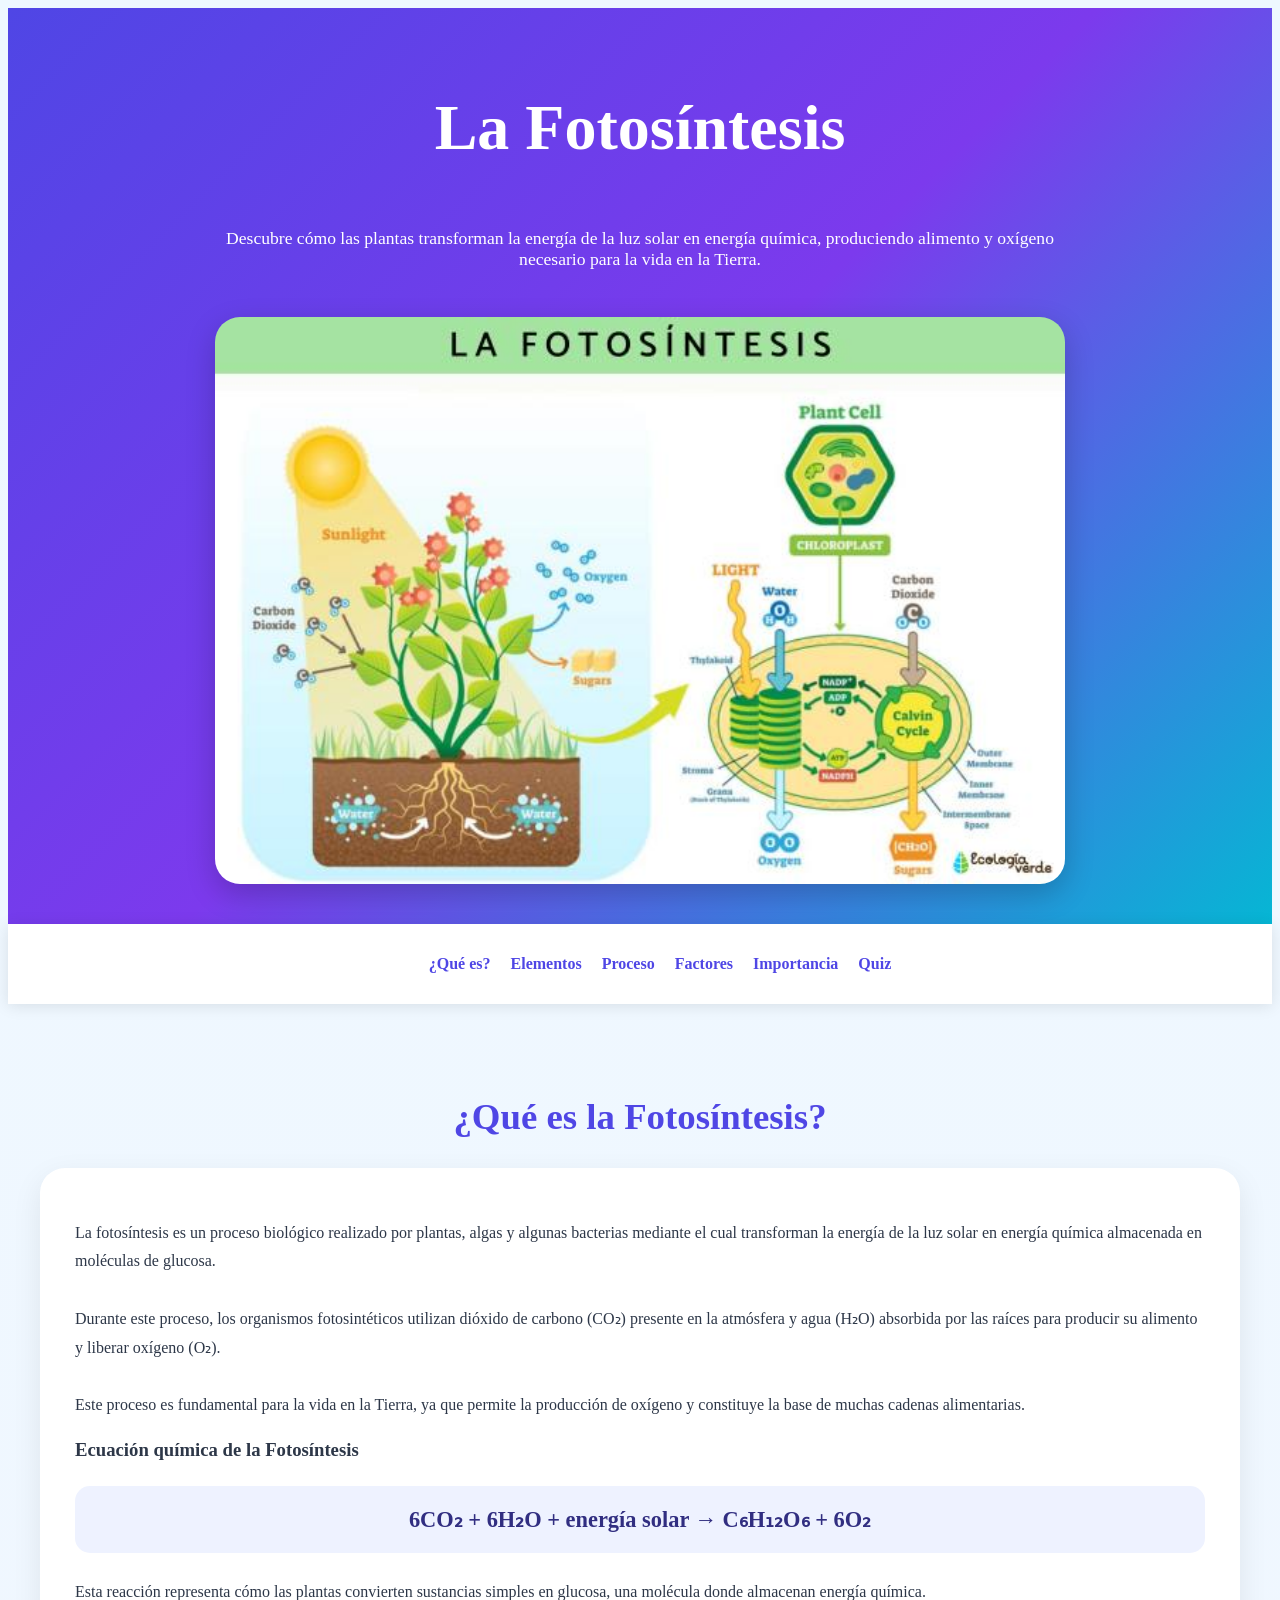
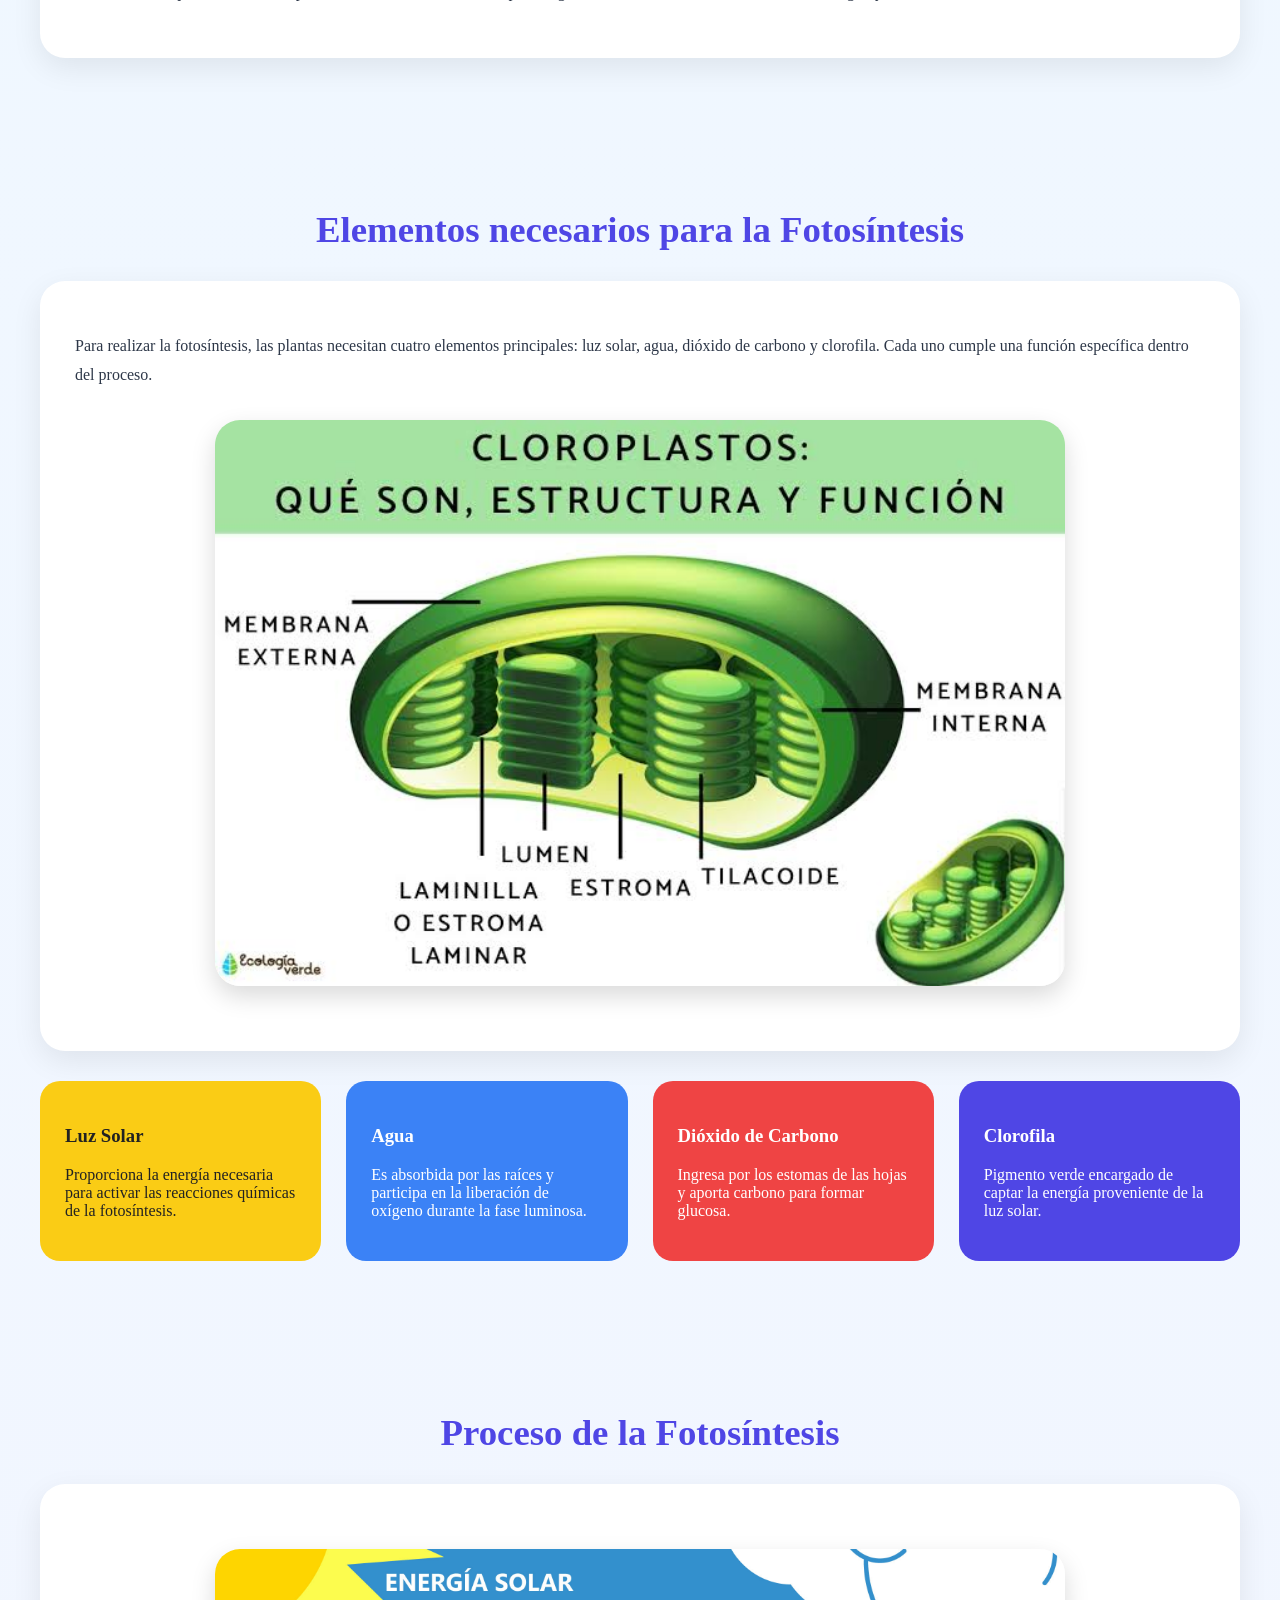
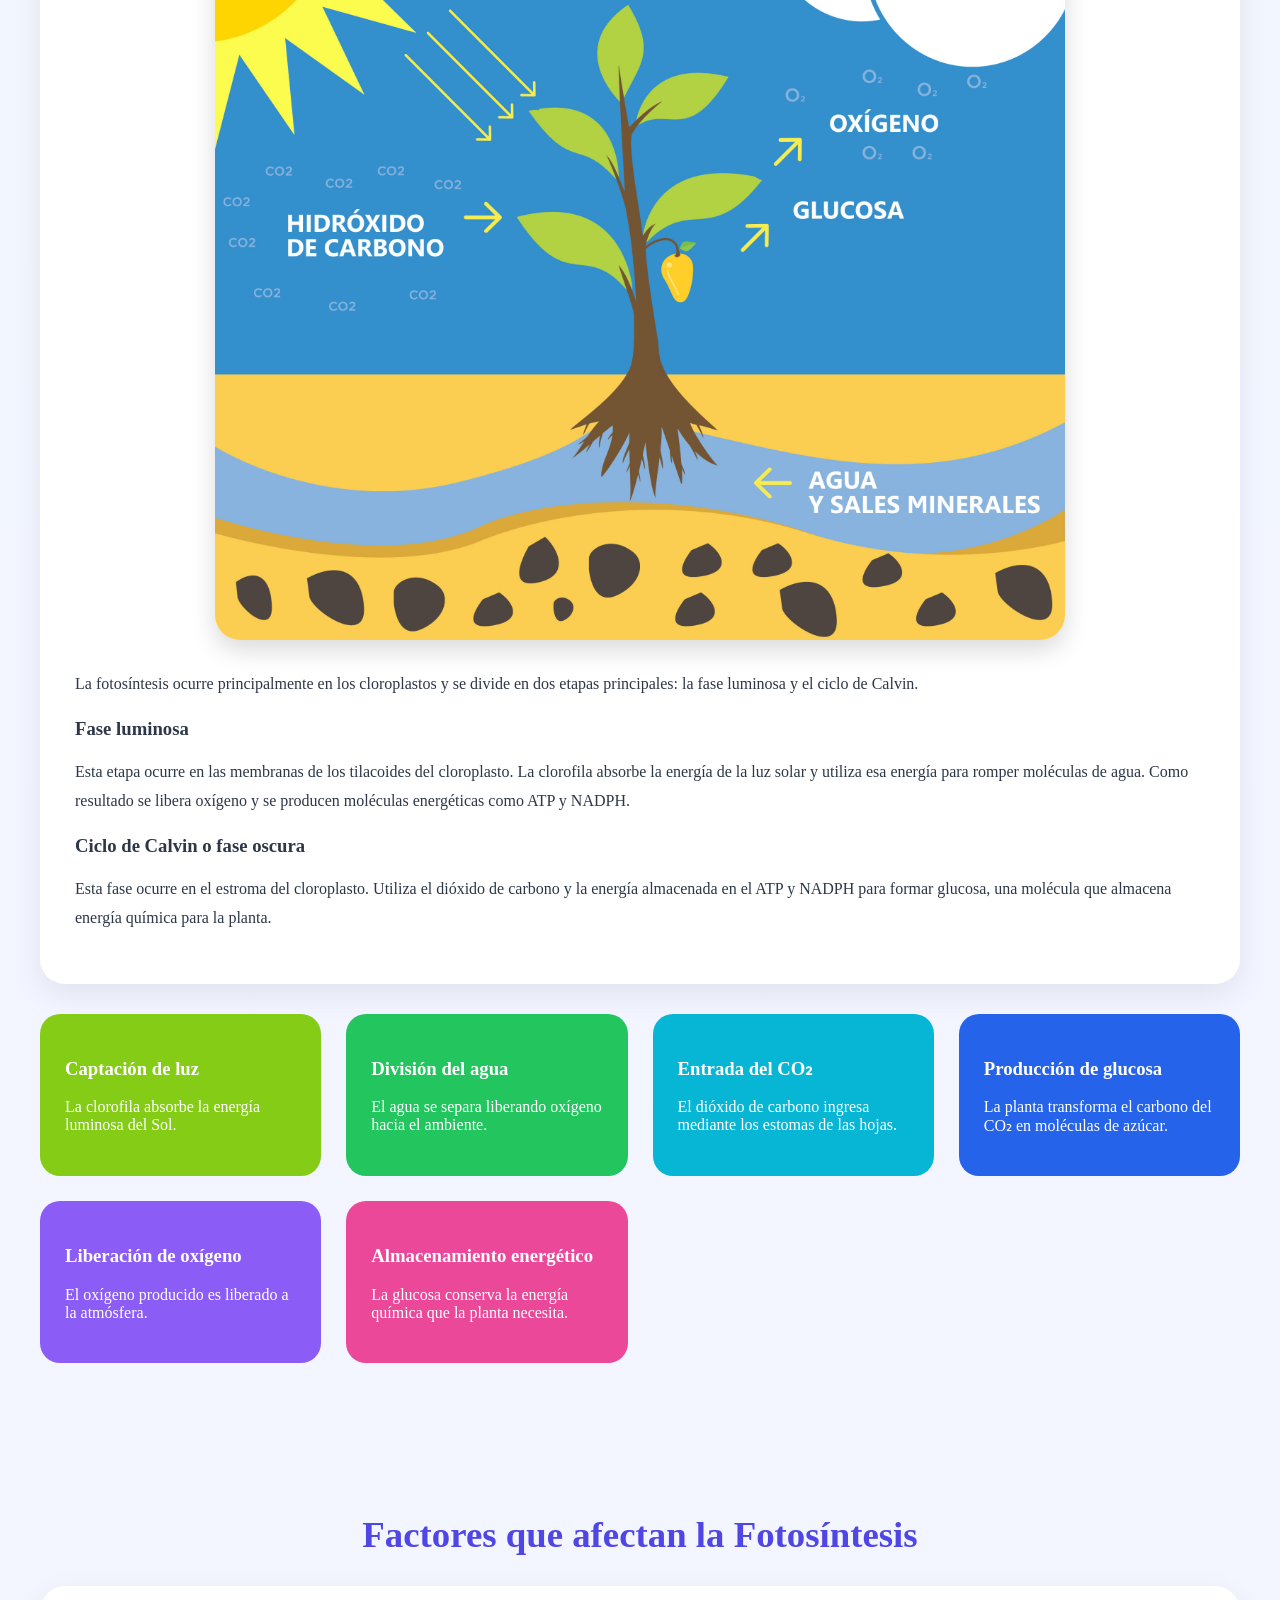
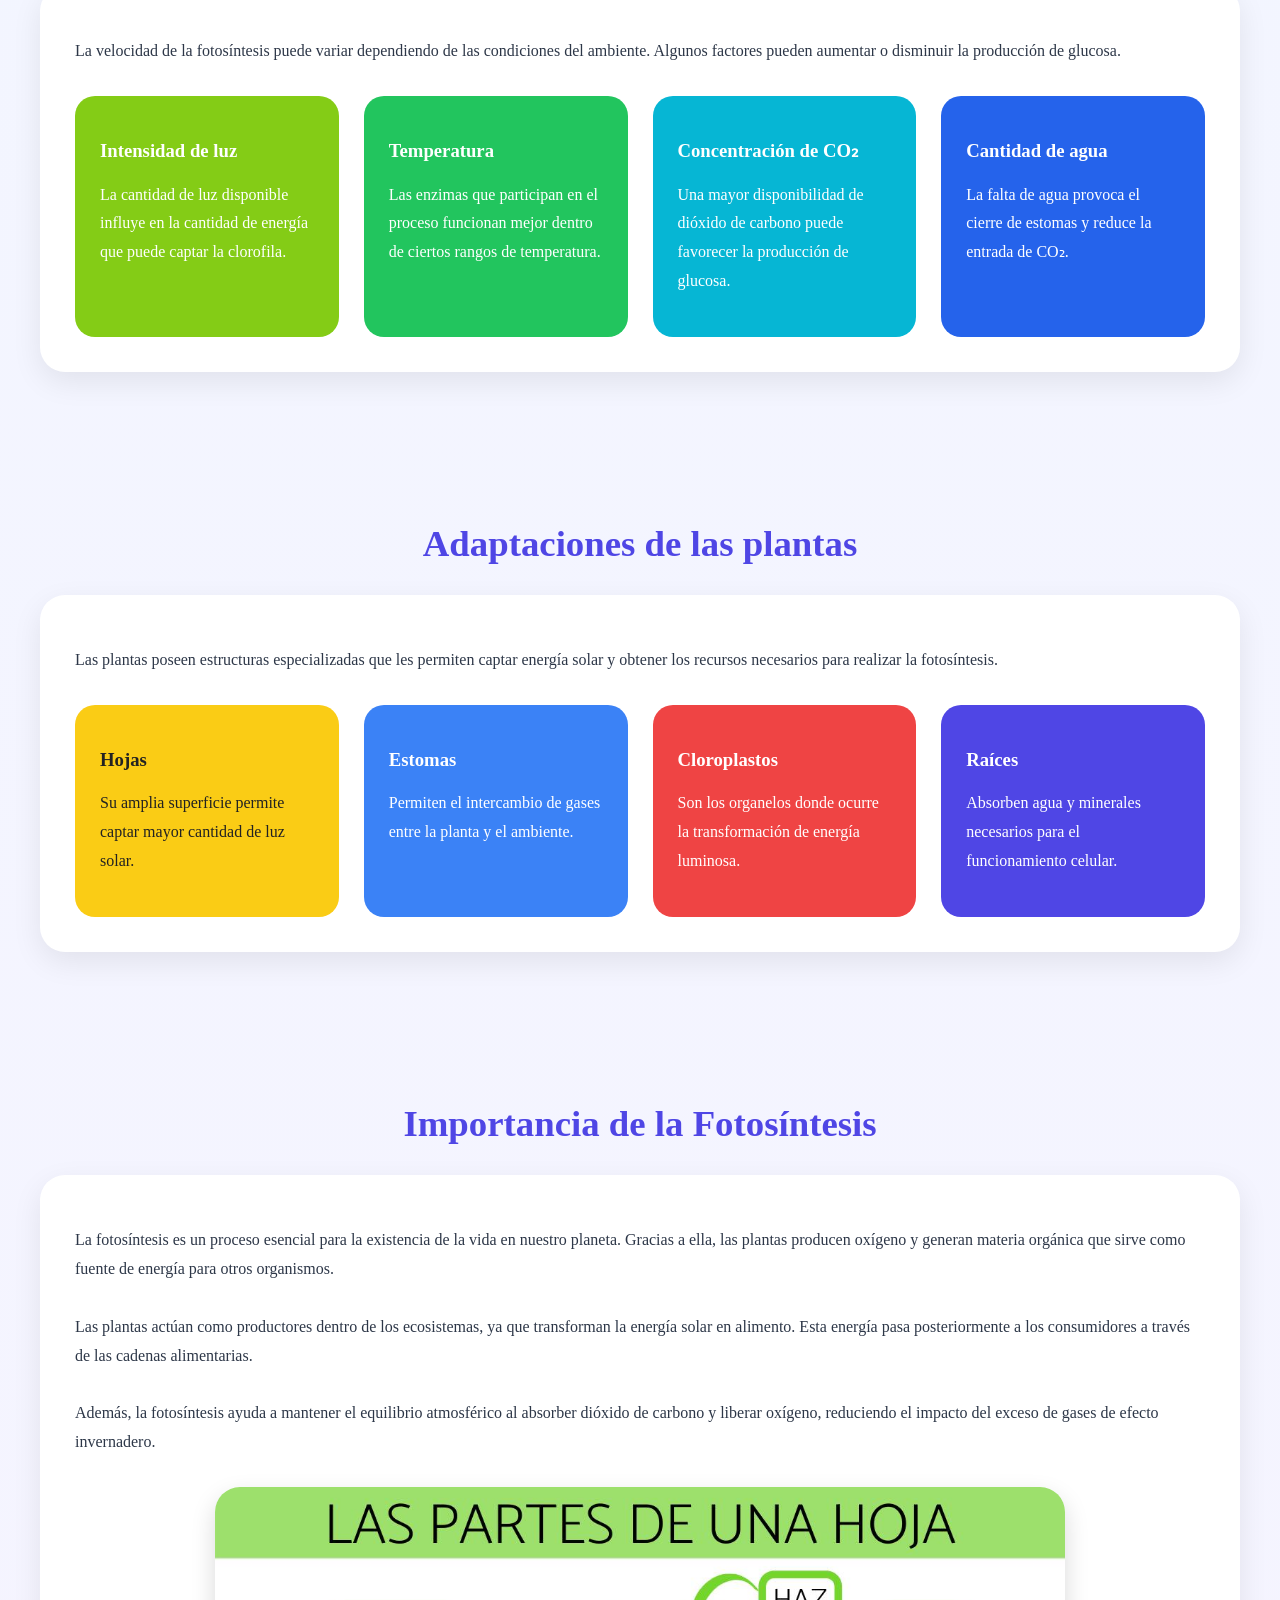
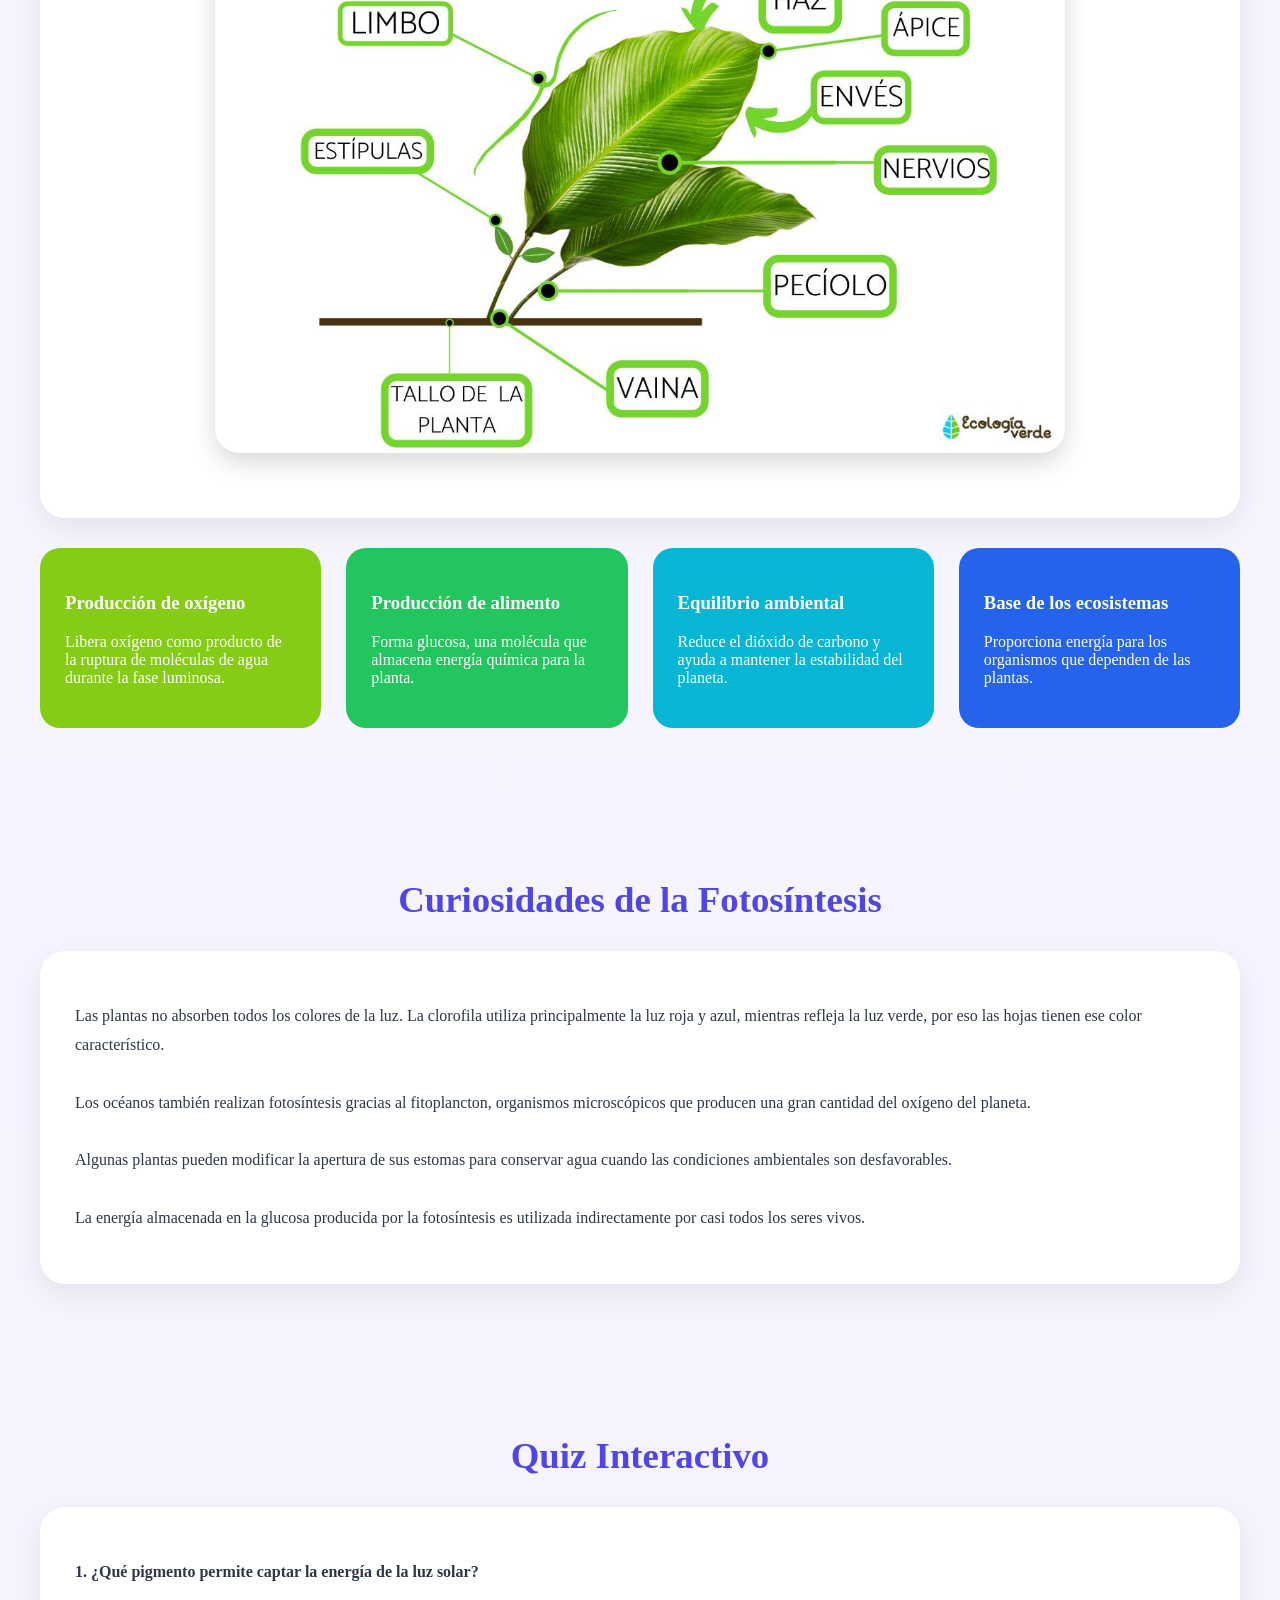
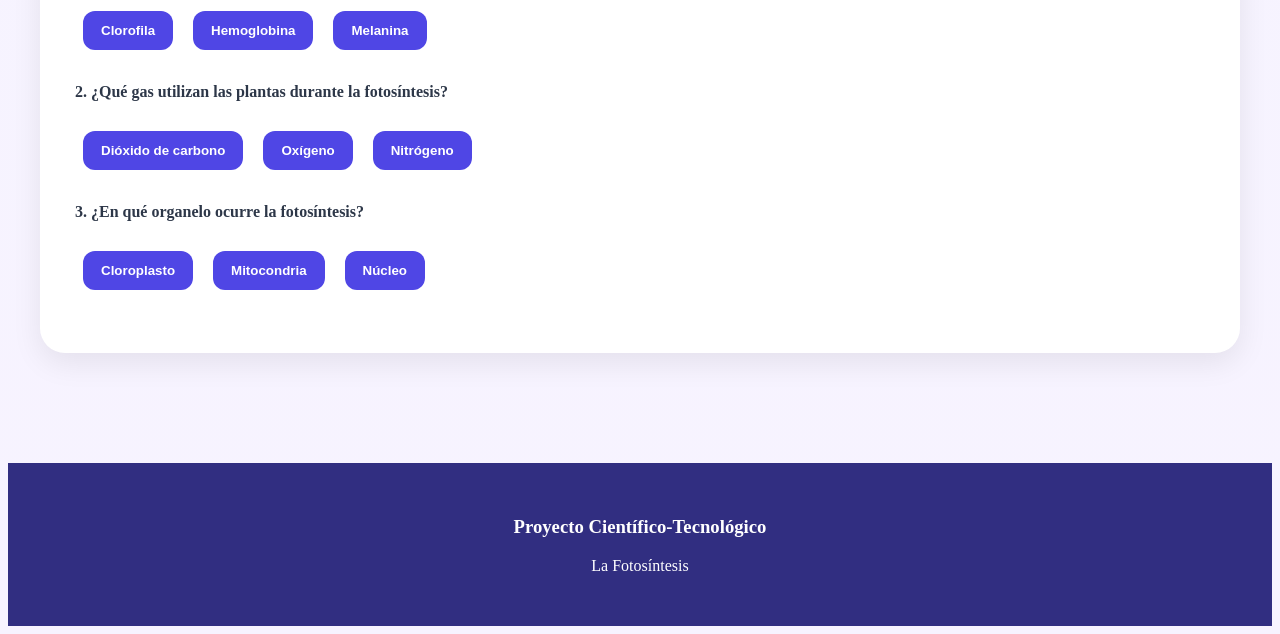
<file: Fotosintesis.html>
<!DOCTYPE html>
<html lang="es">

<head>

<meta charset="UTF-8">
<meta name="viewport" content="width=device-width, initial-scale=1.0">

<title>La Fotosíntesis</title>

<link rel="stylesheet" href="css/estilos-fotosintesis.css">

<link href="https://fonts.googleapis.com/css2?family=Poppins:wght@300;400;600;700&display=swap" rel="stylesheet">

</head>


<body>


<div class="circulo1"></div>
<div class="circulo2"></div>



<header>

<h1>La Fotosíntesis</h1>


<p>
Descubre cómo las plantas transforman la energía de la luz solar en energía química,
produciendo alimento y oxígeno necesario para la vida en la Tierra.
</p>



<img 
src="img/fotosintesis.jpg"
class="main-image"
alt="Proceso de fotosíntesis">


</header>





<nav>

<ul>

<li>
<a href="#quees">¿Qué es?</a>
</li>

<li>
<a href="#elementos">Elementos</a>
</li>

<li>
<a href="#proceso">Proceso</a>
</li>

<li>
<a href="#factores">Factores</a>
</li>

<li>
<a href="#importancia">Importancia</a>
</li>

<li>
<a href="#quiz">Quiz</a>
</li>

</ul>

</nav>







<section id="quees">


<h2>
¿Qué es la Fotosíntesis?
</h2>



<div class="card">


<p>

La fotosíntesis es un proceso biológico realizado por plantas, algas y algunas
bacterias mediante el cual transforman la energía de la luz solar en energía
química almacenada en moléculas de glucosa.

<br><br>

Durante este proceso, los organismos fotosintéticos utilizan dióxido de carbono
(CO₂) presente en la atmósfera y agua (H₂O) absorbida por las raíces para producir
su alimento y liberar oxígeno (O₂).

<br><br>

Este proceso es fundamental para la vida en la Tierra, ya que permite la producción
de oxígeno y constituye la base de muchas cadenas alimentarias.

</p>



<h3>
Ecuación química de la Fotosíntesis
</h3>



<div class="formula">

6CO₂ + 6H₂O + energía solar → C₆H₁₂O₆ + 6O₂

</div>



<p>

Esta reacción representa cómo las plantas convierten sustancias simples en glucosa,
una molécula donde almacenan energía química.

</p>



</div>


</section>







<section id="elementos">


<h2>
Elementos necesarios para la Fotosíntesis
</h2>



<div class="card">


<p>

Para realizar la fotosíntesis, las plantas necesitan cuatro elementos principales:
luz solar, agua, dióxido de carbono y clorofila.

Cada uno cumple una función específica dentro del proceso.

</p>



<img

src="img/cloroplasto.jpg"

class="section-image"

alt="Cloroplasto">


</div>





<div class="grid">



<div class="phase g1">

<h3>
Luz Solar
</h3>


<p>

Proporciona la energía necesaria para activar las reacciones químicas de la
fotosíntesis.

</p>


</div>




<div class="phase s">

<h3>
Agua
</h3>


<p>

Es absorbida por las raíces y participa en la liberación de oxígeno durante
la fase luminosa.

</p>


</div>




<div class="phase g2">

<h3>
Dióxido de Carbono
</h3>


<p>

Ingresa por los estomas de las hojas y aporta carbono para formar glucosa.

</p>


</div>




<div class="phase g0">

<h3>
Clorofila
</h3>


<p>

Pigmento verde encargado de captar la energía proveniente de la luz solar.

</p>


</div>



</div>


</section>

<section id="proceso">


<h2>
Proceso de la Fotosíntesis
</h2>



<div class="card">


<img

src="img/proceso.jpg"

class="section-image"

alt="Proceso de la fotosíntesis">


<p>

La fotosíntesis ocurre principalmente en los cloroplastos y se divide en dos
etapas principales: la fase luminosa y el ciclo de Calvin.

</p>



<h3>
Fase luminosa
</h3>


<p>

Esta etapa ocurre en las membranas de los tilacoides del cloroplasto.

La clorofila absorbe la energía de la luz solar y utiliza esa energía para
romper moléculas de agua. Como resultado se libera oxígeno y se producen
moléculas energéticas como ATP y NADPH.

</p>



<h3>
Ciclo de Calvin o fase oscura
</h3>


<p>

Esta fase ocurre en el estroma del cloroplasto.

Utiliza el dióxido de carbono y la energía almacenada en el ATP y NADPH para
formar glucosa, una molécula que almacena energía química para la planta.

</p>


</div>







<div class="grid">



<div class="phase p1">

<h3>
Captación de luz
</h3>

<p>
La clorofila absorbe la energía luminosa del Sol.
</p>

</div>




<div class="phase p2">

<h3>
División del agua
</h3>

<p>
El agua se separa liberando oxígeno hacia el ambiente.
</p>

</div>




<div class="phase p3">

<h3>
Entrada del CO₂
</h3>

<p>
El dióxido de carbono ingresa mediante los estomas de las hojas.
</p>

</div>




<div class="phase p4">

<h3>
Producción de glucosa
</h3>

<p>
La planta transforma el carbono del CO₂ en moléculas de azúcar.
</p>

</div>




<div class="phase p5">

<h3>
Liberación de oxígeno
</h3>

<p>
El oxígeno producido es liberado a la atmósfera.
</p>

</div>




<div class="phase p6">

<h3>
Almacenamiento energético
</h3>

<p>
La glucosa conserva la energía química que la planta necesita.
</p>

</div>



</div>


</section>








<section id="factores">


<h2>
Factores que afectan la Fotosíntesis
</h2>



<div class="card">


<p>

La velocidad de la fotosíntesis puede variar dependiendo de las condiciones del
ambiente. Algunos factores pueden aumentar o disminuir la producción de glucosa.

</p>



<div class="grid">





<div class="phase p1">

<h3>
Intensidad de luz
</h3>


<p>

La cantidad de luz disponible influye en la cantidad de energía que puede captar
la clorofila.

</p>


</div>






<div class="phase p2">

<h3>
Temperatura
</h3>


<p>

Las enzimas que participan en el proceso funcionan mejor dentro de ciertos rangos
de temperatura.

</p>


</div>






<div class="phase p3">

<h3>
Concentración de CO₂
</h3>


<p>

Una mayor disponibilidad de dióxido de carbono puede favorecer la producción
de glucosa.

</p>


</div>






<div class="phase p4">

<h3>
Cantidad de agua
</h3>


<p>

La falta de agua provoca el cierre de estomas y reduce la entrada de CO₂.

</p>


</div>




</div>


</div>


</section>







<section id="adaptaciones">


<h2>
Adaptaciones de las plantas
</h2>



<div class="card">


<p>

Las plantas poseen estructuras especializadas que les permiten captar energía
solar y obtener los recursos necesarios para realizar la fotosíntesis.

</p>




<div class="grid">



<div class="phase g1">

<h3>
Hojas
</h3>

<p>
Su amplia superficie permite captar mayor cantidad de luz solar.
</p>

</div>




<div class="phase s">

<h3>
Estomas
</h3>

<p>
Permiten el intercambio de gases entre la planta y el ambiente.
</p>

</div>




<div class="phase g2">

<h3>
Cloroplastos
</h3>

<p>
Son los organelos donde ocurre la transformación de energía luminosa.
</p>

</div>




<div class="phase g0">

<h3>
Raíces
</h3>

<p>
Absorben agua y minerales necesarios para el funcionamiento celular.
</p>

</div>



</div>


</div>


</section>

<section id="importancia">


<h2>
Importancia de la Fotosíntesis
</h2>



<div class="card">


<p>

La fotosíntesis es un proceso esencial para la existencia de la vida en nuestro
planeta. Gracias a ella, las plantas producen oxígeno y generan materia orgánica
que sirve como fuente de energía para otros organismos.

<br><br>

Las plantas actúan como productores dentro de los ecosistemas, ya que transforman
la energía solar en alimento. Esta energía pasa posteriormente a los consumidores
a través de las cadenas alimentarias.

<br><br>

Además, la fotosíntesis ayuda a mantener el equilibrio atmosférico al absorber
dióxido de carbono y liberar oxígeno, reduciendo el impacto del exceso de gases
de efecto invernadero.

</p>



<img

src="img/hoja.jpg"

class="section-image"

alt="Estructura de una hoja">


</div>





<div class="grid">



<div class="phase p1">

<h3>
Producción de oxígeno
</h3>

<p>
Libera oxígeno como producto de la ruptura de moléculas de agua durante la fase luminosa.
</p>

</div>




<div class="phase p2">

<h3>
Producción de alimento
</h3>

<p>
Forma glucosa, una molécula que almacena energía química para la planta.
</p>

</div>




<div class="phase p3">

<h3>
Equilibrio ambiental
</h3>

<p>
Reduce el dióxido de carbono y ayuda a mantener la estabilidad del planeta.
</p>

</div>




<div class="phase p4">

<h3>
Base de los ecosistemas
</h3>

<p>
Proporciona energía para los organismos que dependen de las plantas.
</p>

</div>



</div>


</section>








<section id="curiosidades">


<h2>
Curiosidades de la Fotosíntesis
</h2>



<div class="card">


<p>

Las plantas no absorben todos los colores de la luz. La clorofila utiliza
principalmente la luz roja y azul, mientras refleja la luz verde, por eso las
hojas tienen ese color característico.

<br><br>

Los océanos también realizan fotosíntesis gracias al fitoplancton, organismos
microscópicos que producen una gran cantidad del oxígeno del planeta.

<br><br>

Algunas plantas pueden modificar la apertura de sus estomas para conservar agua
cuando las condiciones ambientales son desfavorables.

<br><br>

La energía almacenada en la glucosa producida por la fotosíntesis es utilizada
indirectamente por casi todos los seres vivos.

</p>


</div>


</section>








<section id="quiz">


<h2>
Quiz Interactivo
</h2>



<div class="card">


<p>

<strong>
1. ¿Qué pigmento permite captar la energía de la luz solar?
</strong>

</p>



<button onclick="respuesta(1,true)">
Clorofila
</button>



<button onclick="respuesta(1,false)">
Hemoglobina
</button>



<button onclick="respuesta(1,false)">
Melanina
</button>



<p id="resultado1"></p>







<p>

<strong>
2. ¿Qué gas utilizan las plantas durante la fotosíntesis?
</strong>

</p>



<button onclick="respuesta(2,true)">
Dióxido de carbono
</button>



<button onclick="respuesta(2,false)">
Oxígeno
</button>



<button onclick="respuesta(2,false)">
Nitrógeno
</button>



<p id="resultado2"></p>







<p>

<strong>
3. ¿En qué organelo ocurre la fotosíntesis?
</strong>

</p>



<button onclick="respuesta(3,true)">
Cloroplasto
</button>



<button onclick="respuesta(3,false)">
Mitocondria
</button>



<button onclick="respuesta(3,false)">
Núcleo
</button>



<p id="resultado3"></p>



</div>


</section>








<footer>


<h3>
Proyecto Científico-Tecnológico
</h3>


<p>
La Fotosíntesis
</p>


</footer>








<script>


function respuesta(numero, correcta){


let resultado = document.getElementById("resultado"+numero);



if(correcta){

resultado.innerHTML="Respuesta correcta";

}

else{

resultado.innerHTML="Respuesta incorrecta";

}


}


</script>




</body>

</html>
</file>
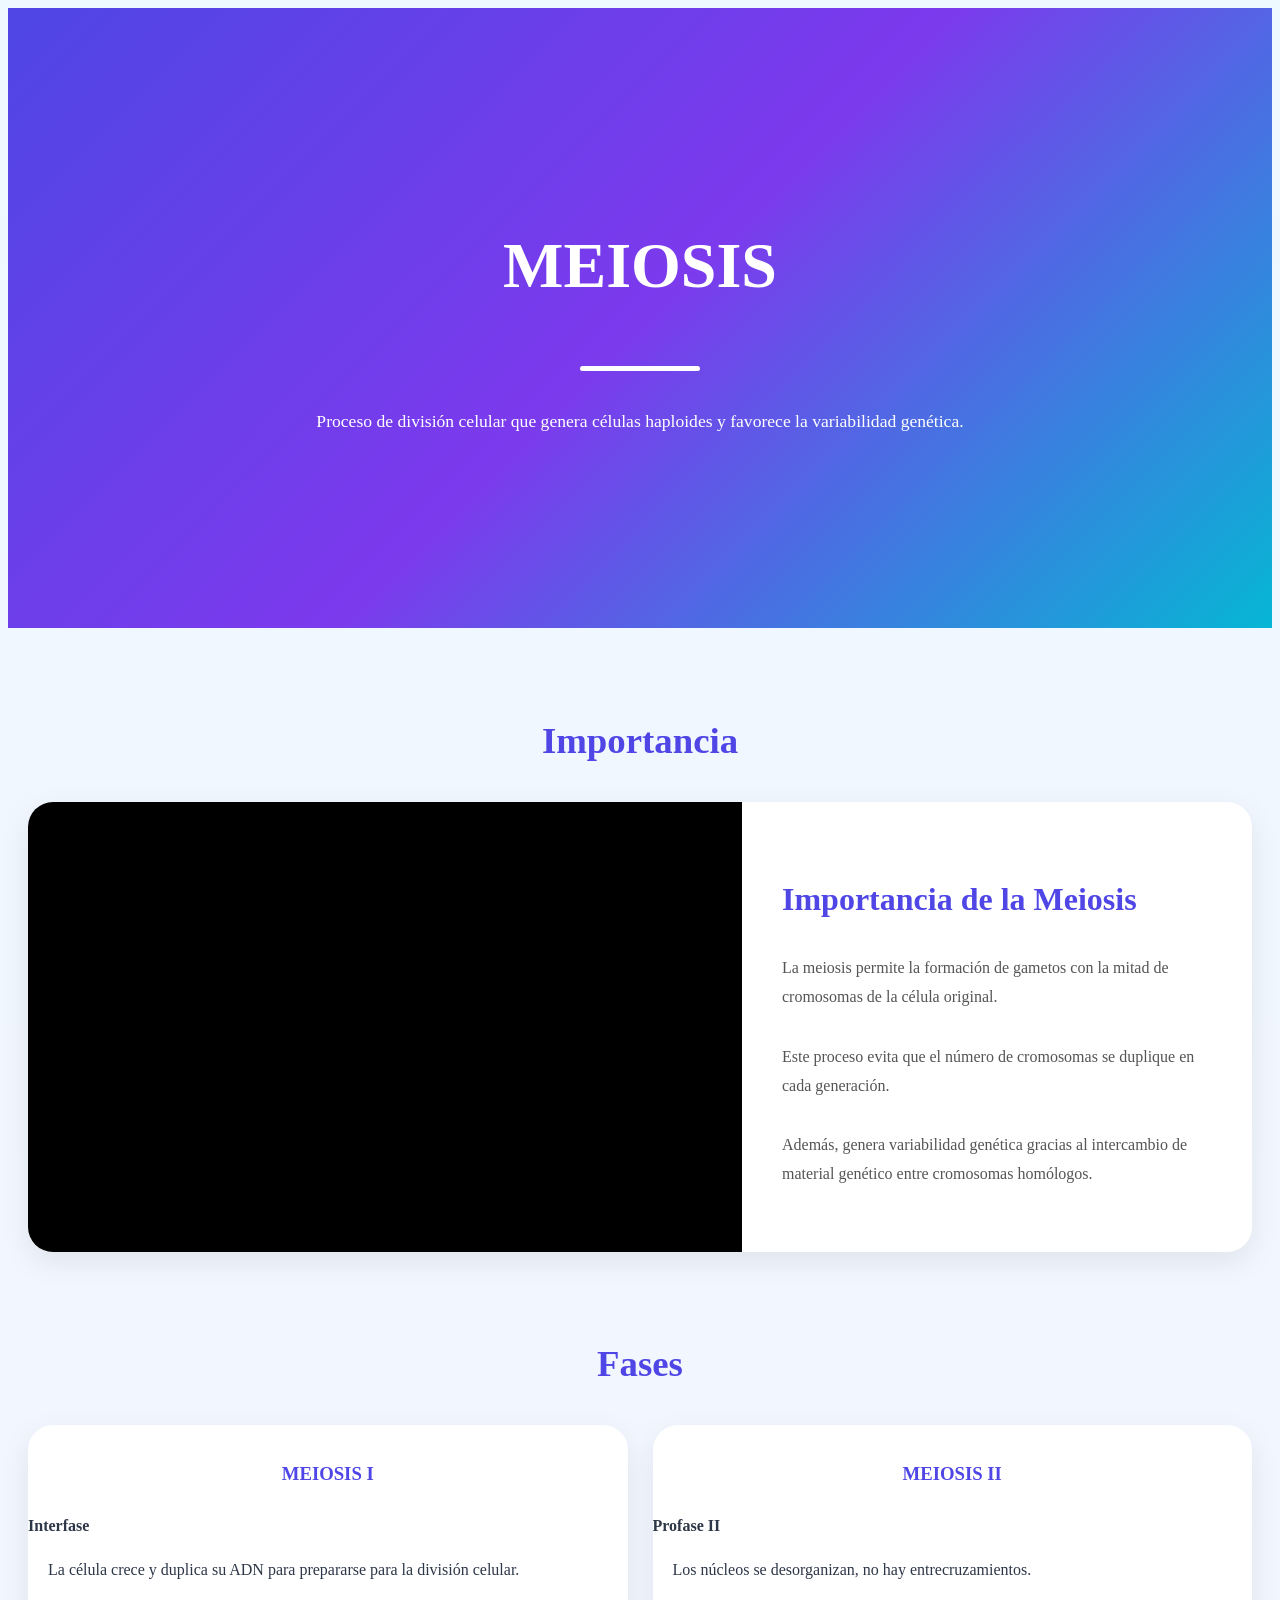
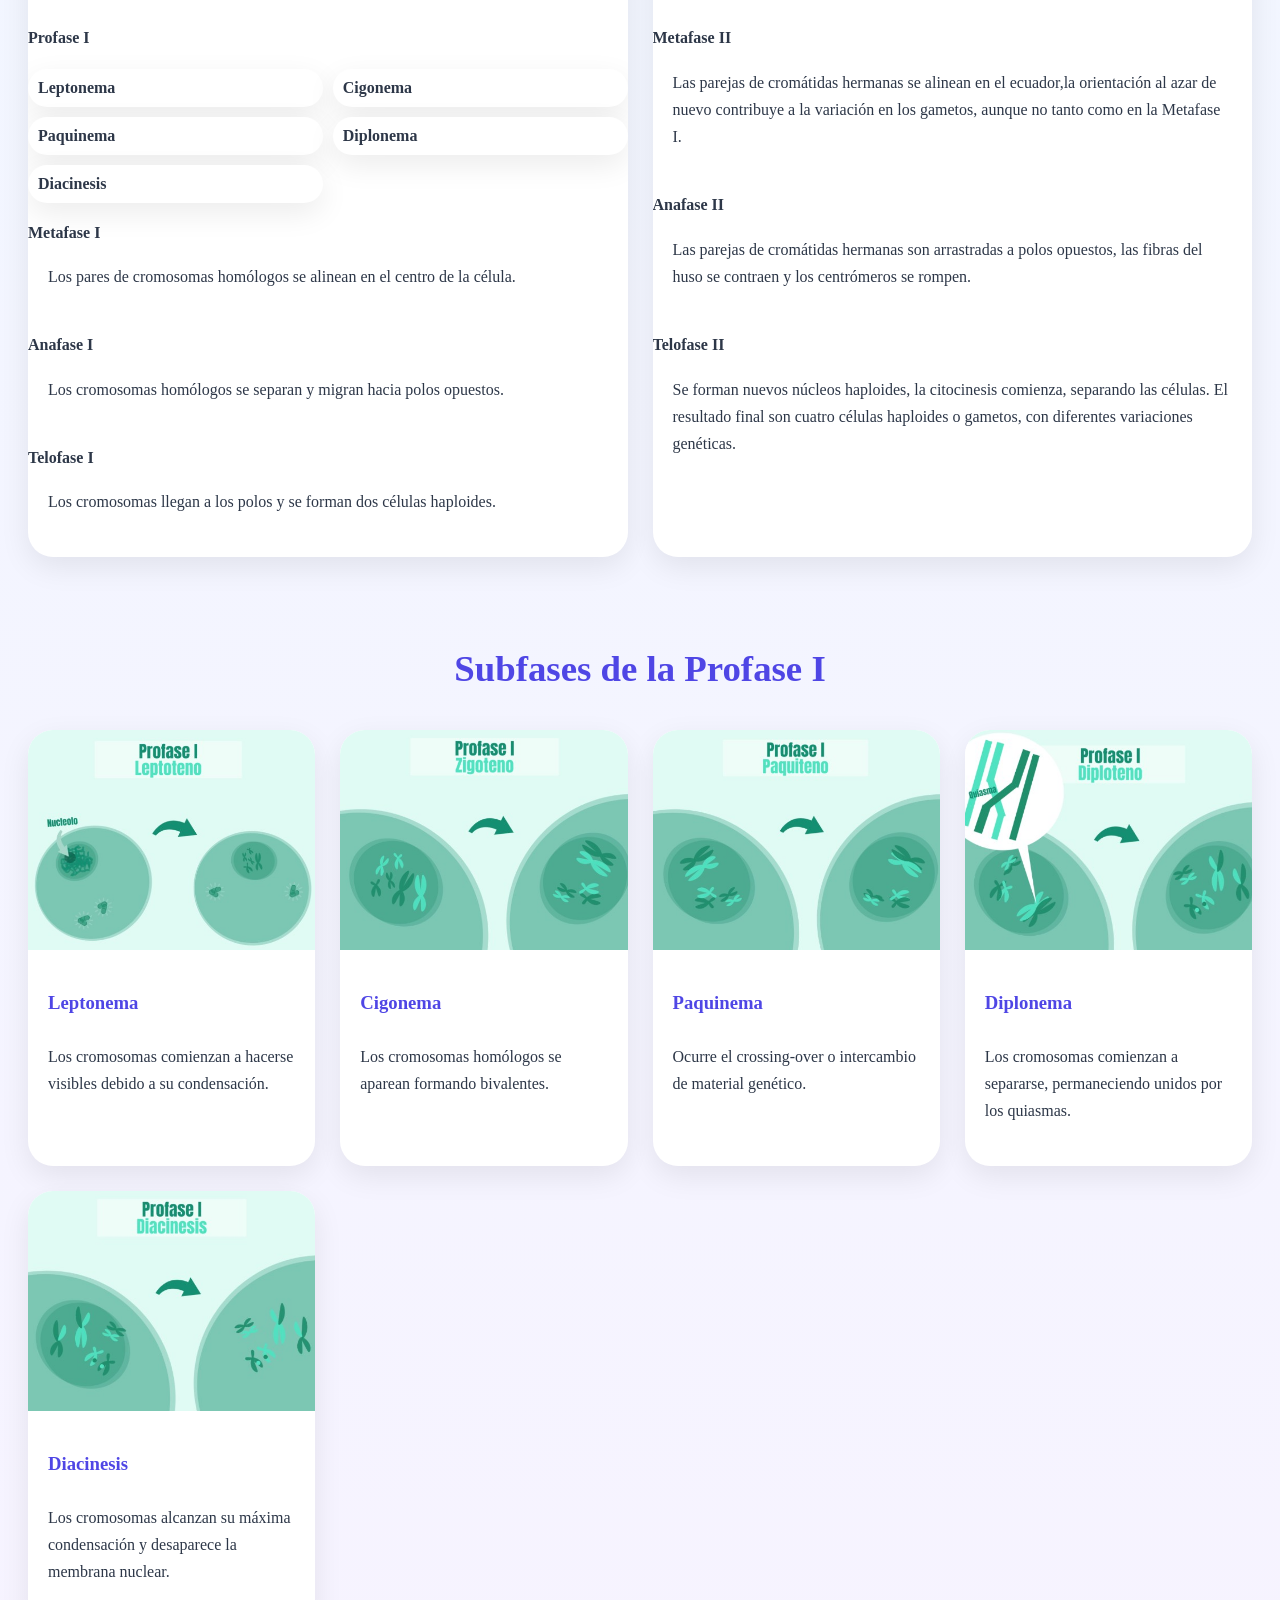
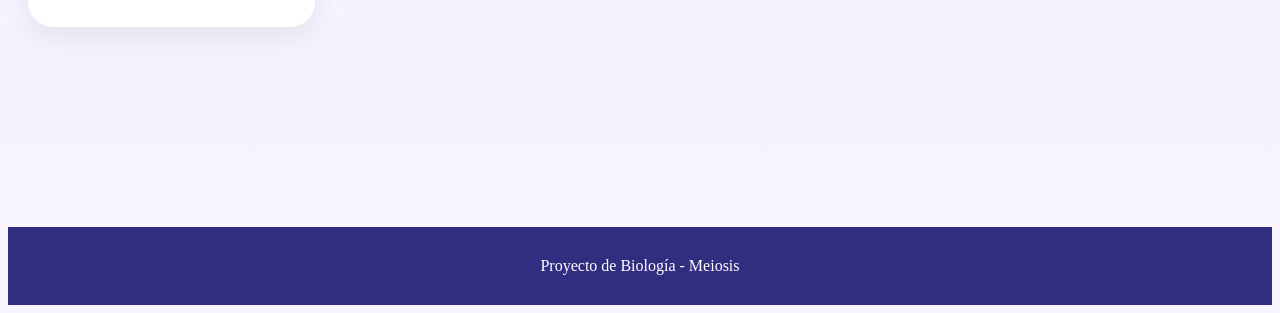
<file: Meiosis.html>
<!DOCTYPE html>
<html lang="es">
<head>
<meta charset="UTF-8">
<meta name="viewport" content="width=device-width, initial-scale=1.0">

<title>Meiosis</title>
<link rel="stylesheet"href="css/estilos-meiosis.css">

<link href="https://fonts.googleapis.com/css2?family=Poppins:wght@300;400;600;700&display=swap" rel="stylesheet">

</head>

<body>

<div class="circulo1"></div>
<div class="circulo2"></div>

<header>
    <h1> MEIOSIS</h1>
    <div class="linea"></div>
    <p>Proceso de división celular que genera células haploides y favorece la variabilidad genética.</p>
</header>

<div class="container">

   <!-- IMPORTANCIA -->
<section class="seccion">
    <h2>Importancia</h2>

    <div class="importancia-box">

        <div class="importancia-video">
            <iframe
                width="100%"
                height="350"
               src="https://www.youtube.com/embed/kQu6Yfrr6j0"
                title="Importancia de la meiosis"
                frameborder="0"
                allow="accelerometer; autoplay; clipboard-write; encrypted-media; gyroscope; picture-in-picture"
                allowfullscreen>
            </iframe>
        </div>

        <div class="importancia-texto">
            <h3>Importancia de la Meiosis</h3>

            <p>La meiosis permite la formación de gametos con la mitad de cromosomas de la célula original.</p>

            <p>Este proceso evita que el número de cromosomas se duplique en cada generación.</p>

            <p>Además, genera variabilidad genética gracias al intercambio de material genético entre cromosomas homólogos.</p>

        </div>

    </div>

</section>
    <!-- FASES -->
  <section class="seccion">
    <h2>Fases</h2>

    <div class="grid">

        <!-- ================= MEIOSIS I ================= -->
        <div class="card">

            <h3 style="text-align:center;">MEIOSIS I</h3>

            <!-- INTERFASE -->
            <h4>Interfase</h4>
          <p>La célula crece y duplica su ADN para prepararse para la división celular.</p>

            <!-- PROFASE I -->
            <h4>Profase I</h4>

            <div class="grid" style="grid-template-columns:repeat(2,1fr); gap:10px; margin-top:10px;">
                <div class="card" style="padding:10px;">
                    <strong>Leptonema</strong>
                </div>
                <div class="card" style="padding:10px;">
                    <strong>Cigonema</strong>
                </div>
                <div class="card" style="padding:10px;">
                    <strong>Paquinema</strong>
                </div>
                <div class="card" style="padding:10px;">
                    <strong>Diplonema</strong>
                </div>
                <div class="card" style="padding:10px;">
                    <strong>Diacinesis</strong>
                </div>
            </div>

            <!-- RESTO MEIOSIS I -->
            <h4>Metafase I</h4>
           <p>Los pares de cromosomas homólogos se alinean en el centro de la célula.</p>

            <h4>Anafase I</h4>
           <p>Los cromosomas homólogos se separan y migran hacia polos opuestos.</p>

            <h4>Telofase I</h4>
           <p>Los cromosomas llegan a los polos y se forman dos células haploides.</p>

        </div>


        <!-- ================= MEIOSIS II ================= -->
        <div class="card">

            <h3 style="text-align:center;"> MEIOSIS II</h3>

            <h4>Profase II</h4>
           <p>Los núcleos se desorganizan, no hay entrecruzamientos.</p>

            <h4>Metafase II</h4>
            <p> Las parejas de cromátidas hermanas se alinean en el ecuador,la orientación al azar de nuevo contribuye a la variación en los gametos, aunque no tanto como en la Metafase I.</p>

            <h4>Anafase II</h4>
            <p>Las parejas de cromátidas hermanas son arrastradas a polos opuestos, las fibras del huso se contraen y los centrómeros se rompen.
</p>

            <h4>Telofase II</h4>
            <p>Se forman nuevos núcleos haploides, la citocinesis comienza, separando las células. El resultado final son cuatro células haploides o gametos, con diferentes variaciones genéticas. </p>

        </div>

    </div>
</section>

<!-- SUBFASES -->

<section class="seccion">

<h2>Subfases de la Profase I</h2>

<div class="grid">

<div class="card">
<img src="img/leptonema.jpg" alt="Leptonema">
<h3>Leptonema</h3>
<p>Los cromosomas comienzan a hacerse visibles debido a su condensación.</p>
</div>

<div class="card">
<img src="img/cigonema.jpg" alt="Cigonema">
<h3>Cigonema</h3>
<p>Los cromosomas homólogos se aparean formando bivalentes.</p>
</div>

<div class="card">
<img src="img/paquinema.jpg" alt="Paquinema">
<h3>Paquinema</h3>
<p>Ocurre el crossing-over o intercambio de material genético.</p>
</div>

<div class="card">
<img src="img/diplonema.jpg" alt="Diplonema">
<h3>Diplonema</h3>
<p>Los cromosomas comienzan a separarse, permaneciendo unidos por los quiasmas.</p>
</div>

<div class="card">
<img src="img/diacinesis.jpg" alt="Diacinesis">
<h3>Diacinesis</h3>
<p>Los cromosomas alcanzan su máxima condensación y desaparece la membrana nuclear.</p>
</div>

</div>

</section>

</div>

<footer>
    Proyecto de Biología - Meiosis
</footer>

</body>
</html>
</file>
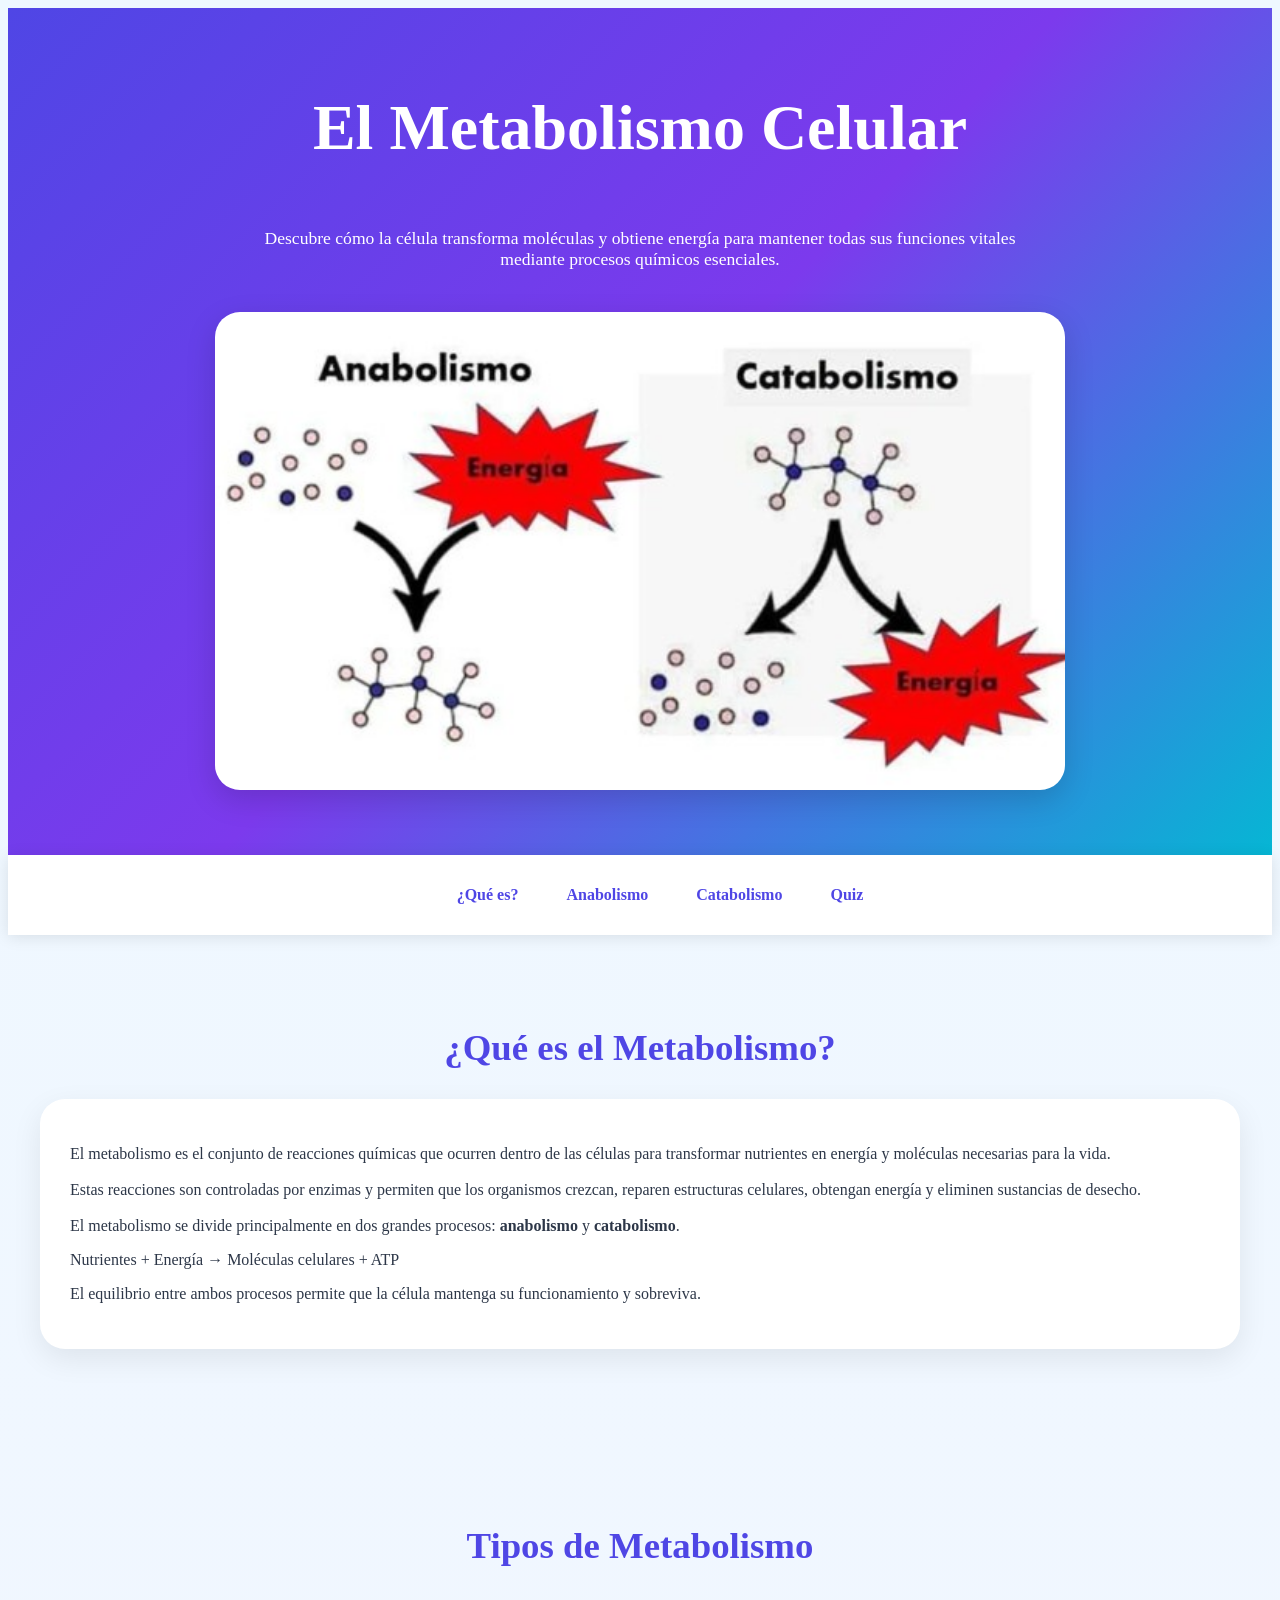
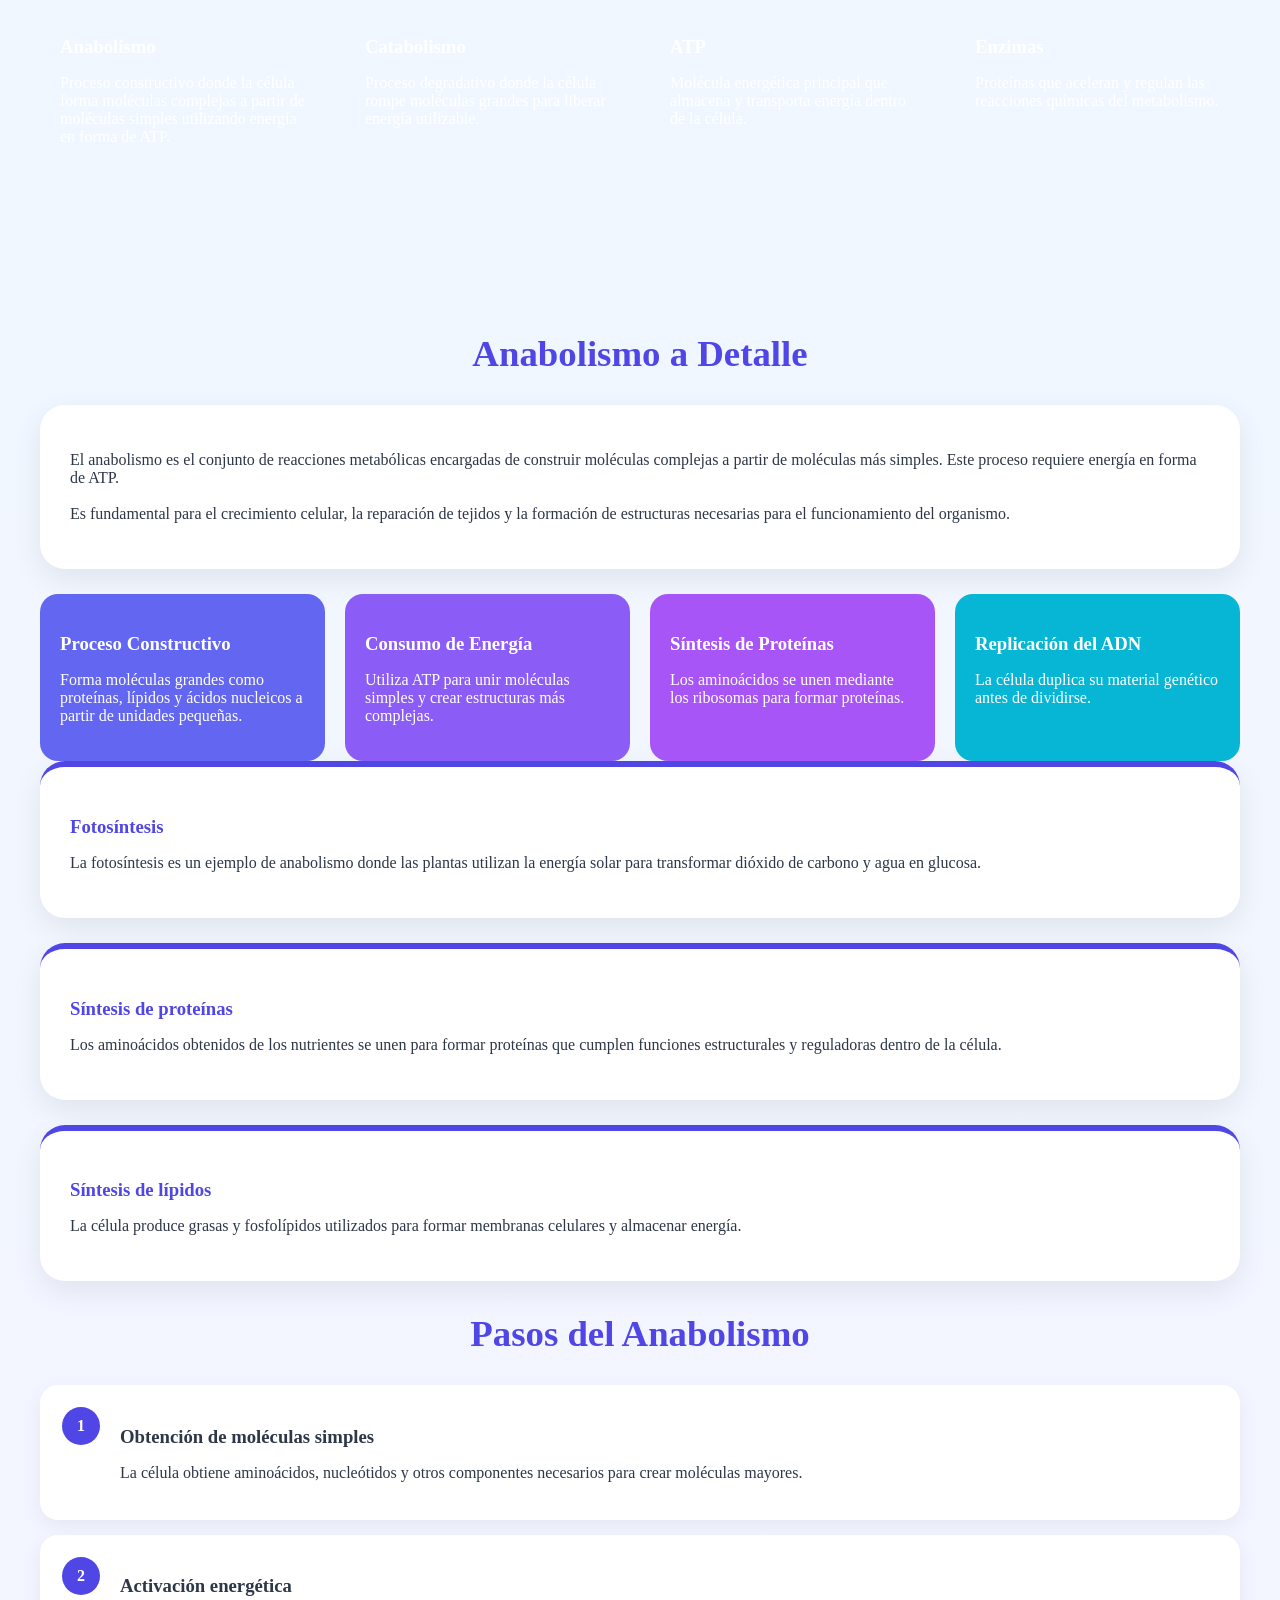
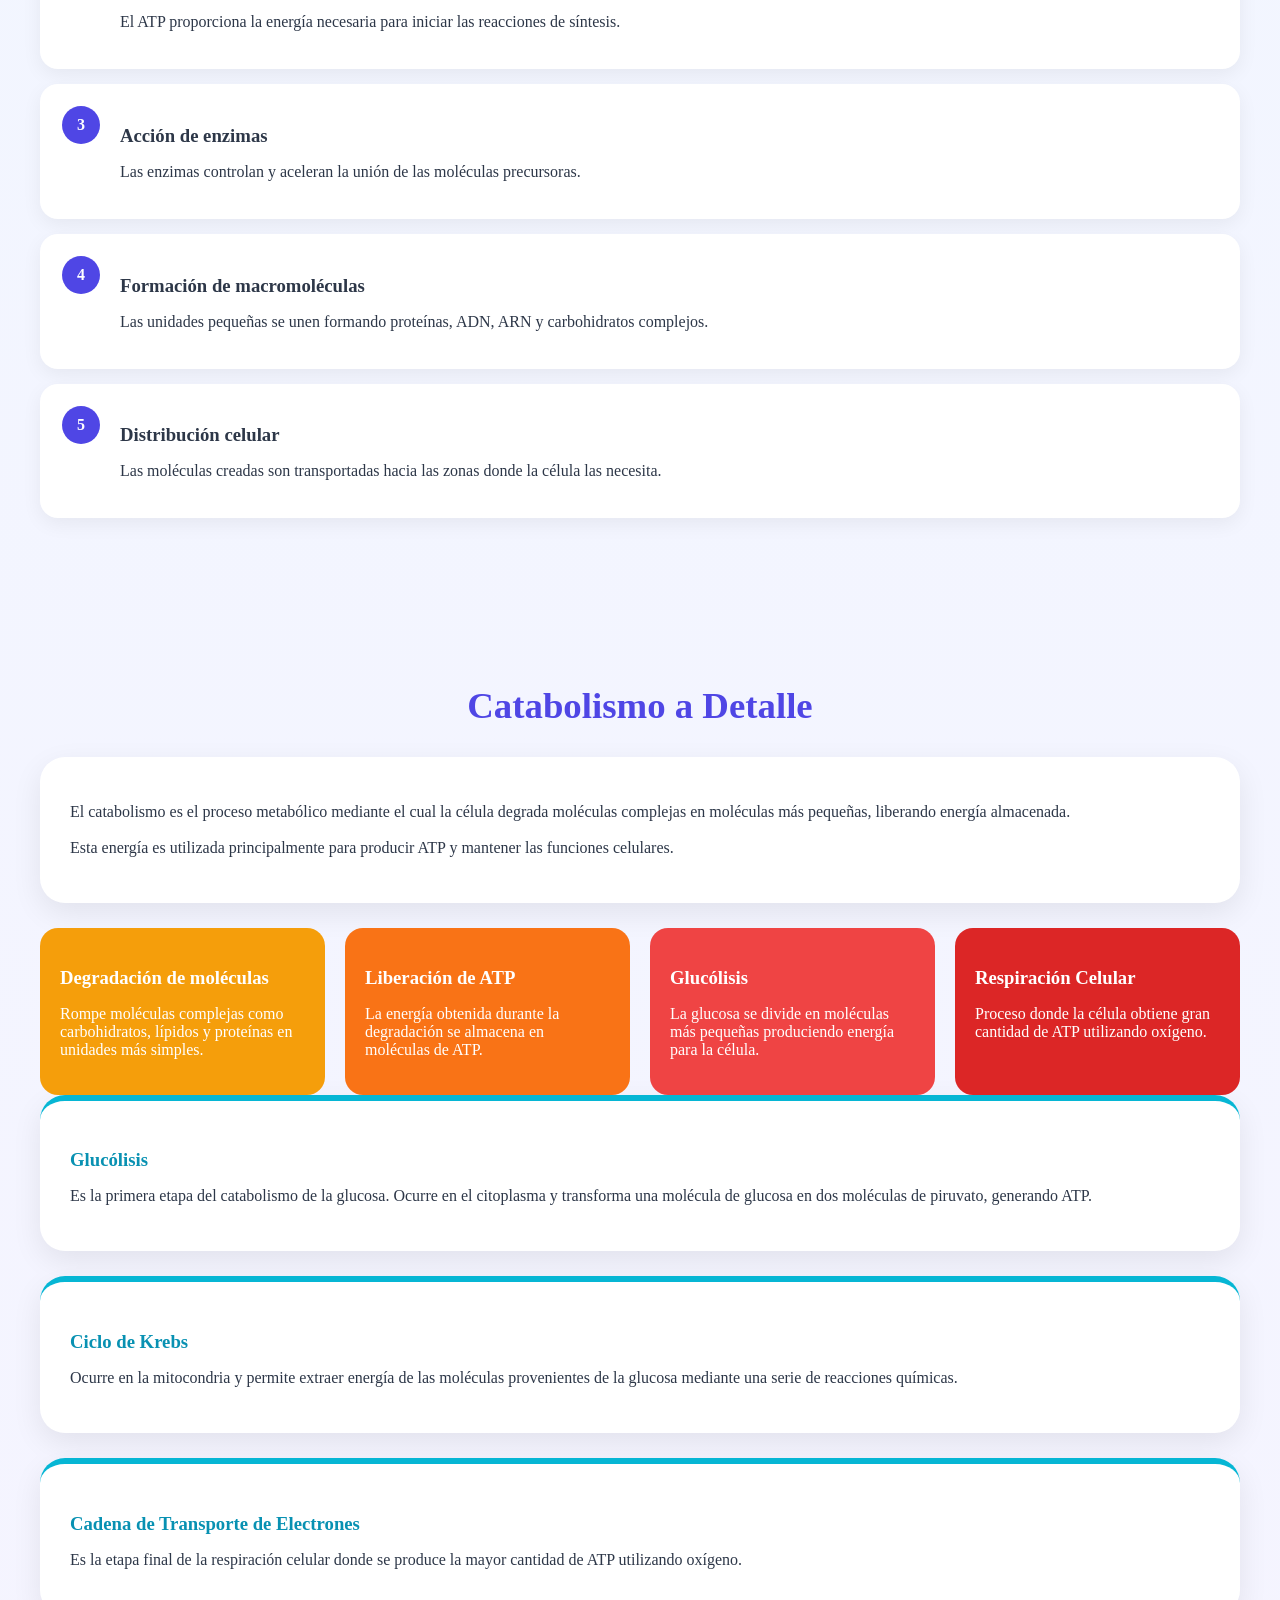
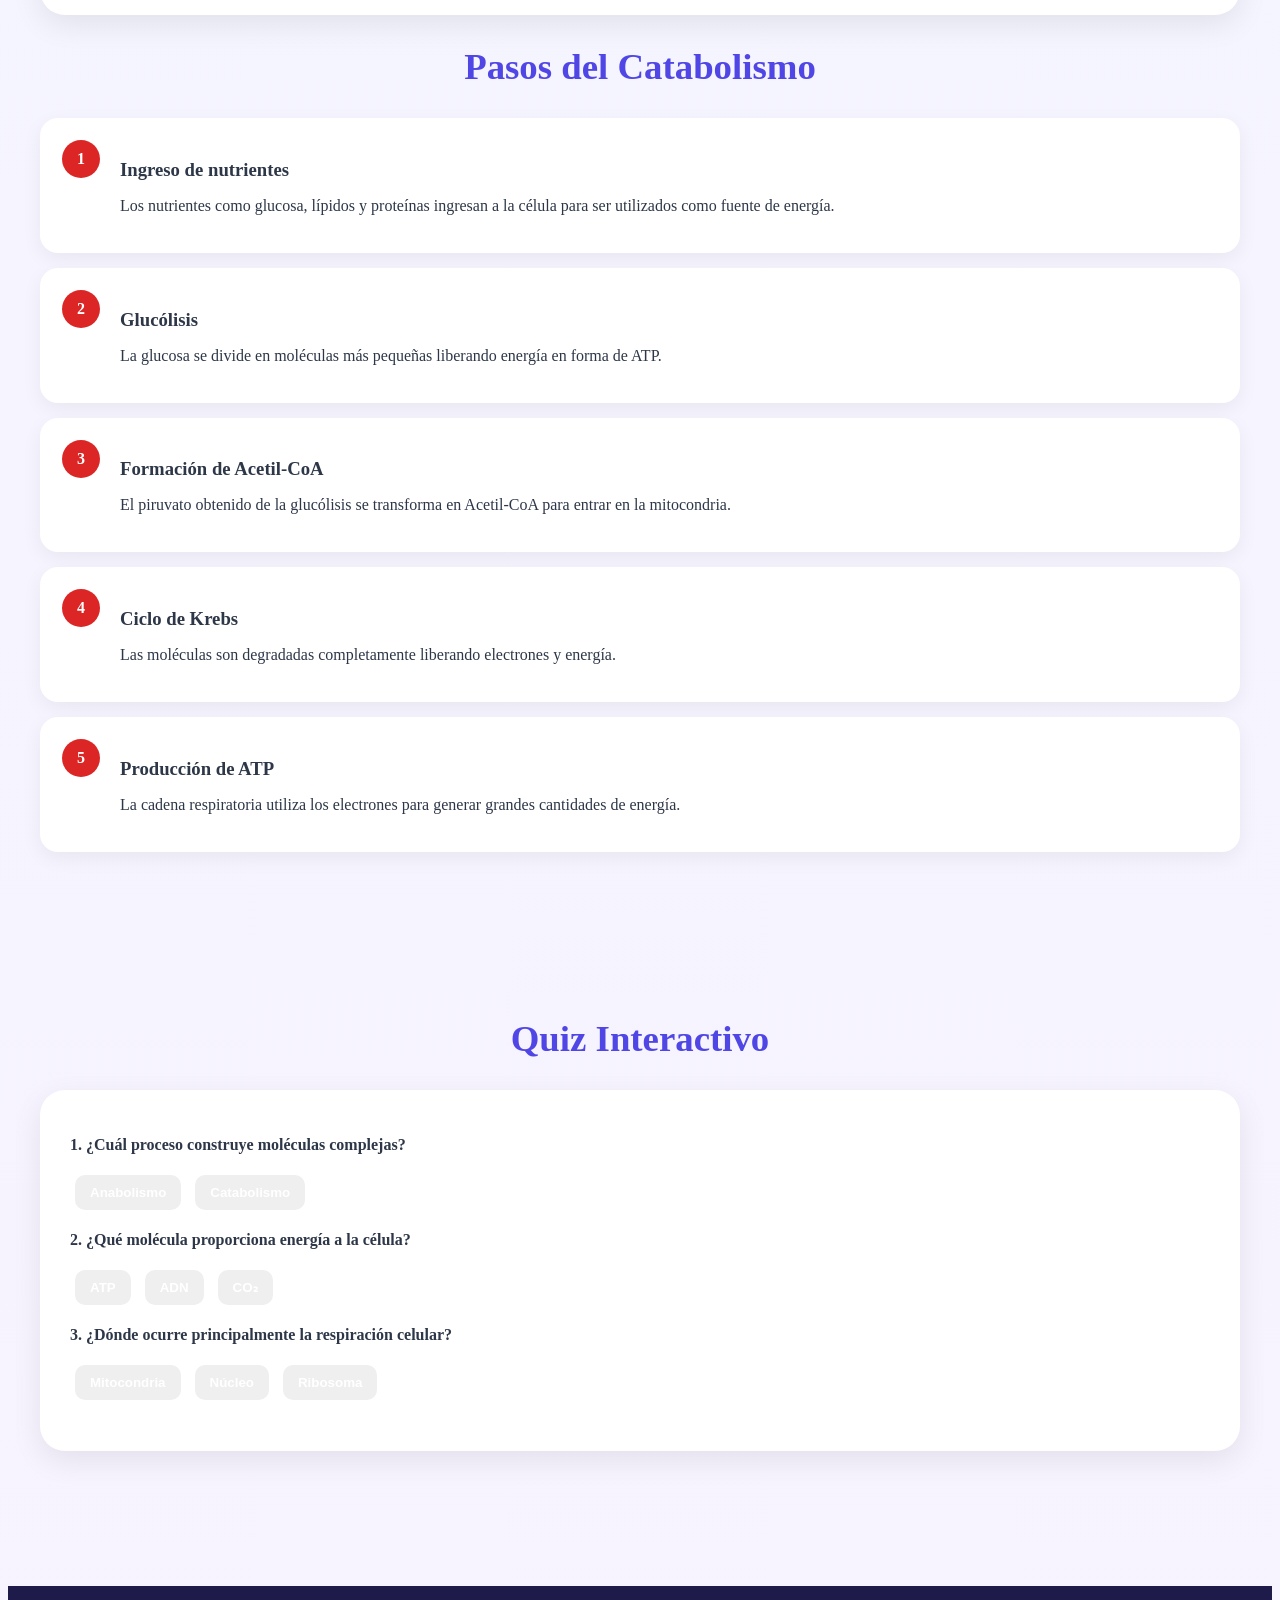
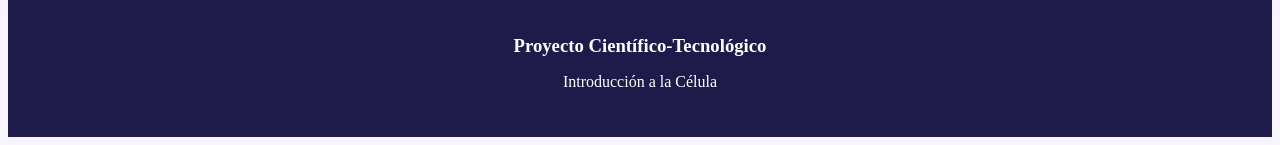
<file: Metabolismo.html>
<!DOCTYPE html>
<html lang="es">

<head>

<meta charset="UTF-8">
<meta name="viewport" content="width=device-width, initial-scale=1.0">

<title>El Metabolismo Celular</title>

<link rel="stylesheet" href="css/estilos-metabolismo.css">

<link href="https://fonts.googleapis.com/css2?family=Poppins:wght@300;400;600;700&display=swap" rel="stylesheet">

</head>


<body>


<div class="circulo1"></div>
<div class="circulo2"></div>



<header>

<h1>El Metabolismo Celular</h1>


<p>
Descubre cómo la célula transforma moléculas y obtiene energía para mantener
todas sus funciones vitales mediante procesos químicos esenciales.
</p>



<img 
src="img/metabolismo.jpg"
class="main-image"
alt="Metabolismo celular">


</header>





<nav>

<ul>

<li>
<a href="#quees">¿Qué es?</a>
</li>

<li>
<a href="#anabolismo">Anabolismo</a>
</li>

<li>
<a href="#catabolismo">Catabolismo</a>
</li>

<li>
<a href="#quiz">Quiz</a>
</li>

</ul>

</nav>






<section id="quees">


<h2>
¿Qué es el Metabolismo?
</h2>



<div class="card">


<p>

El metabolismo es el conjunto de reacciones químicas que ocurren dentro de las
células para transformar nutrientes en energía y moléculas necesarias para la
vida.

<br><br>

Estas reacciones son controladas por enzimas y permiten que los organismos
crezcan, reparen estructuras celulares, obtengan energía y eliminen sustancias
de desecho.

<br><br>

El metabolismo se divide principalmente en dos grandes procesos:
<strong>anabolismo</strong> y <strong>catabolismo</strong>.

</p>



<div class="formula">

Nutrientes + Energía → Moléculas celulares + ATP

</div>



<p>

El equilibrio entre ambos procesos permite que la célula mantenga su
funcionamiento y sobreviva.

</p>


</div>


</section>






<section>


<h2>
Tipos de Metabolismo
</h2>



<div class="grid">



<div class="phase g1">

<h3>
Anabolismo
</h3>


<p>

Proceso constructivo donde la célula forma moléculas complejas a partir de
moléculas simples utilizando energía en forma de ATP.

</p>


</div>




<div class="phase g2">

<h3>
Catabolismo
</h3>


<p>

Proceso degradativo donde la célula rompe moléculas grandes para liberar
energía utilizable.

</p>


</div>




<div class="phase g3">

<h3>
ATP
</h3>


<p>

Molécula energética principal que almacena y transporta energía dentro de la
célula.

</p>


</div>




<div class="phase g4">

<h3>
Enzimas
</h3>


<p>

Proteínas que aceleran y regulan las reacciones químicas del metabolismo.

</p>


</div>


</div>


</section>

<section id="anabolismo">


<h2>
Anabolismo a Detalle
</h2>



<div class="card">


<p>

El anabolismo es el conjunto de reacciones metabólicas encargadas de construir
moléculas complejas a partir de moléculas más simples. Este proceso requiere
energía en forma de ATP.

<br><br>

Es fundamental para el crecimiento celular, la reparación de tejidos y la
formación de estructuras necesarias para el funcionamiento del organismo.

</p>


</div>





<div class="grid">



<div class="phase a1">

<h3>
Proceso Constructivo
</h3>


<p>

Forma moléculas grandes como proteínas, lípidos y ácidos nucleicos a partir de
unidades pequeñas.

</p>


</div>




<div class="phase a2">

<h3>
Consumo de Energía
</h3>


<p>

Utiliza ATP para unir moléculas simples y crear estructuras más complejas.

</p>


</div>




<div class="phase a3">

<h3>
Síntesis de Proteínas
</h3>


<p>

Los aminoácidos se unen mediante los ribosomas para formar proteínas.

</p>


</div>




<div class="phase a4">

<h3>
Replicación del ADN
</h3>


<p>

La célula duplica su material genético antes de dividirse.

</p>


</div>


</div>





<div class="card-ana">


<h3>
Fotosíntesis
</h3>


<p>

La fotosíntesis es un ejemplo de anabolismo donde las plantas utilizan la
energía solar para transformar dióxido de carbono y agua en glucosa.

</p>


</div>





<div class="card-ana">


<h3>
Síntesis de proteínas
</h3>


<p>

Los aminoácidos obtenidos de los nutrientes se unen para formar proteínas que
cumplen funciones estructurales y reguladoras dentro de la célula.

</p>


</div>





<div class="card-ana">


<h3>
Síntesis de lípidos
</h3>


<p>

La célula produce grasas y fosfolípidos utilizados para formar membranas
celulares y almacenar energía.

</p>


</div>





<h2>
Pasos del Anabolismo
</h2>





<div class="paso">

<div class="paso-num-ana">
1
</div>


<div>

<h3>
Obtención de moléculas simples
</h3>


<p>

La célula obtiene aminoácidos, nucleótidos y otros componentes necesarios para
crear moléculas mayores.

</p>

</div>


</div>





<div class="paso">

<div class="paso-num-ana">
2
</div>


<div>

<h3>
Activación energética
</h3>


<p>

El ATP proporciona la energía necesaria para iniciar las reacciones de síntesis.

</p>

</div>


</div>





<div class="paso">

<div class="paso-num-ana">
3
</div>


<div>

<h3>
Acción de enzimas
</h3>


<p>

Las enzimas controlan y aceleran la unión de las moléculas precursoras.

</p>

</div>


</div>





<div class="paso">

<div class="paso-num-ana">
4
</div>


<div>

<h3>
Formación de macromoléculas
</h3>


<p>

Las unidades pequeñas se unen formando proteínas, ADN, ARN y carbohidratos
complejos.

</p>

</div>


</div>





<div class="paso">

<div class="paso-num-ana">
5
</div>


<div>

<h3>
Distribución celular
</h3>


<p>

Las moléculas creadas son transportadas hacia las zonas donde la célula las
necesita.

</p>

</div>


</div>





</section>





<div class="section-divider"></div>





<section id="catabolismo">


<h2>
Catabolismo a Detalle
</h2>



<div class="card">


<p>

El catabolismo es el proceso metabólico mediante el cual la célula degrada
moléculas complejas en moléculas más pequeñas, liberando energía almacenada.

<br><br>

Esta energía es utilizada principalmente para producir ATP y mantener las
funciones celulares.

</p>


</div>

<div class="grid">


<div class="phase c1">

<h3>
Degradación de moléculas
</h3>


<p>

Rompe moléculas complejas como carbohidratos, lípidos y proteínas en unidades
más simples.

</p>

</div>




<div class="phase c2">

<h3>
Liberación de ATP
</h3>


<p>

La energía obtenida durante la degradación se almacena en moléculas de ATP.

</p>

</div>




<div class="phase c3">

<h3>
Glucólisis
</h3>


<p>

La glucosa se divide en moléculas más pequeñas produciendo energía para la
célula.

</p>

</div>




<div class="phase c4">

<h3>
Respiración Celular
</h3>


<p>

Proceso donde la célula obtiene gran cantidad de ATP utilizando oxígeno.

</p>

</div>


</div>






<div class="card-cat">


<h3>
Glucólisis
</h3>


<p>

Es la primera etapa del catabolismo de la glucosa. Ocurre en el citoplasma y
transforma una molécula de glucosa en dos moléculas de piruvato, generando ATP.

</p>


</div>





<div class="card-cat">


<h3>
Ciclo de Krebs
</h3>


<p>

Ocurre en la mitocondria y permite extraer energía de las moléculas provenientes
de la glucosa mediante una serie de reacciones químicas.

</p>


</div>





<div class="card-cat">


<h3>
Cadena de Transporte de Electrones
</h3>


<p>

Es la etapa final de la respiración celular donde se produce la mayor cantidad
de ATP utilizando oxígeno.

</p>


</div>





<h2>
Pasos del Catabolismo
</h2>





<div class="paso">

<div class="paso-num-cat">
1
</div>

<div>

<h3>
Ingreso de nutrientes
</h3>

<p>

Los nutrientes como glucosa, lípidos y proteínas ingresan a la célula para ser
utilizados como fuente de energía.

</p>

</div>

</div>





<div class="paso">

<div class="paso-num-cat">
2
</div>

<div>

<h3>
Glucólisis
</h3>

<p>

La glucosa se divide en moléculas más pequeñas liberando energía en forma de
ATP.

</p>

</div>

</div>





<div class="paso">

<div class="paso-num-cat">
3
</div>

<div>

<h3>
Formación de Acetil-CoA
</h3>

<p>

El piruvato obtenido de la glucólisis se transforma en Acetil-CoA para entrar
en la mitocondria.

</p>

</div>

</div>





<div class="paso">

<div class="paso-num-cat">
4
</div>

<div>

<h3>
Ciclo de Krebs
</h3>

<p>

Las moléculas son degradadas completamente liberando electrones y energía.

</p>

</div>

</div>





<div class="paso">

<div class="paso-num-cat">
5
</div>

<div>

<h3>
Producción de ATP
</h3>

<p>

La cadena respiratoria utiliza los electrones para generar grandes cantidades
de energía.

</p>

</div>

</div>





</section>






<section id="quiz">


<h2>
Quiz Interactivo
</h2>



<div class="card">


<p>

<strong>
1. ¿Cuál proceso construye moléculas complejas?
</strong>

</p>



<button onclick="respuesta(1,true)">
Anabolismo
</button>



<button onclick="respuesta(1,false)">
Catabolismo
</button>



<p id="resultado1"></p>





<p>

<strong>
2. ¿Qué molécula proporciona energía a la célula?
</strong>

</p>



<button onclick="respuesta(2,true)">
ATP
</button>



<button onclick="respuesta(2,false)">
ADN
</button>



<button onclick="respuesta(2,false)">
CO₂
</button>



<p id="resultado2"></p>





<p>

<strong>
3. ¿Dónde ocurre principalmente la respiración celular?
</strong>

</p>



<button onclick="respuesta(3,true)">
Mitocondria
</button>



<button onclick="respuesta(3,false)">
Núcleo
</button>



<button onclick="respuesta(3,false)">
Ribosoma
</button>



<p id="resultado3"></p>


</div>


</section>






<footer>


<h3>
Proyecto Científico-Tecnológico
</h3>


<p>
Introducción a la Célula
</p>


</footer>






<script>


function respuesta(numero, correcta){


let resultado=document.getElementById("resultado"+numero);



if(correcta){

resultado.innerHTML="Respuesta correcta";

}

else{

resultado.innerHTML="Respuesta incorrecta";

}


}


</script>





</body>

</html>
</file>
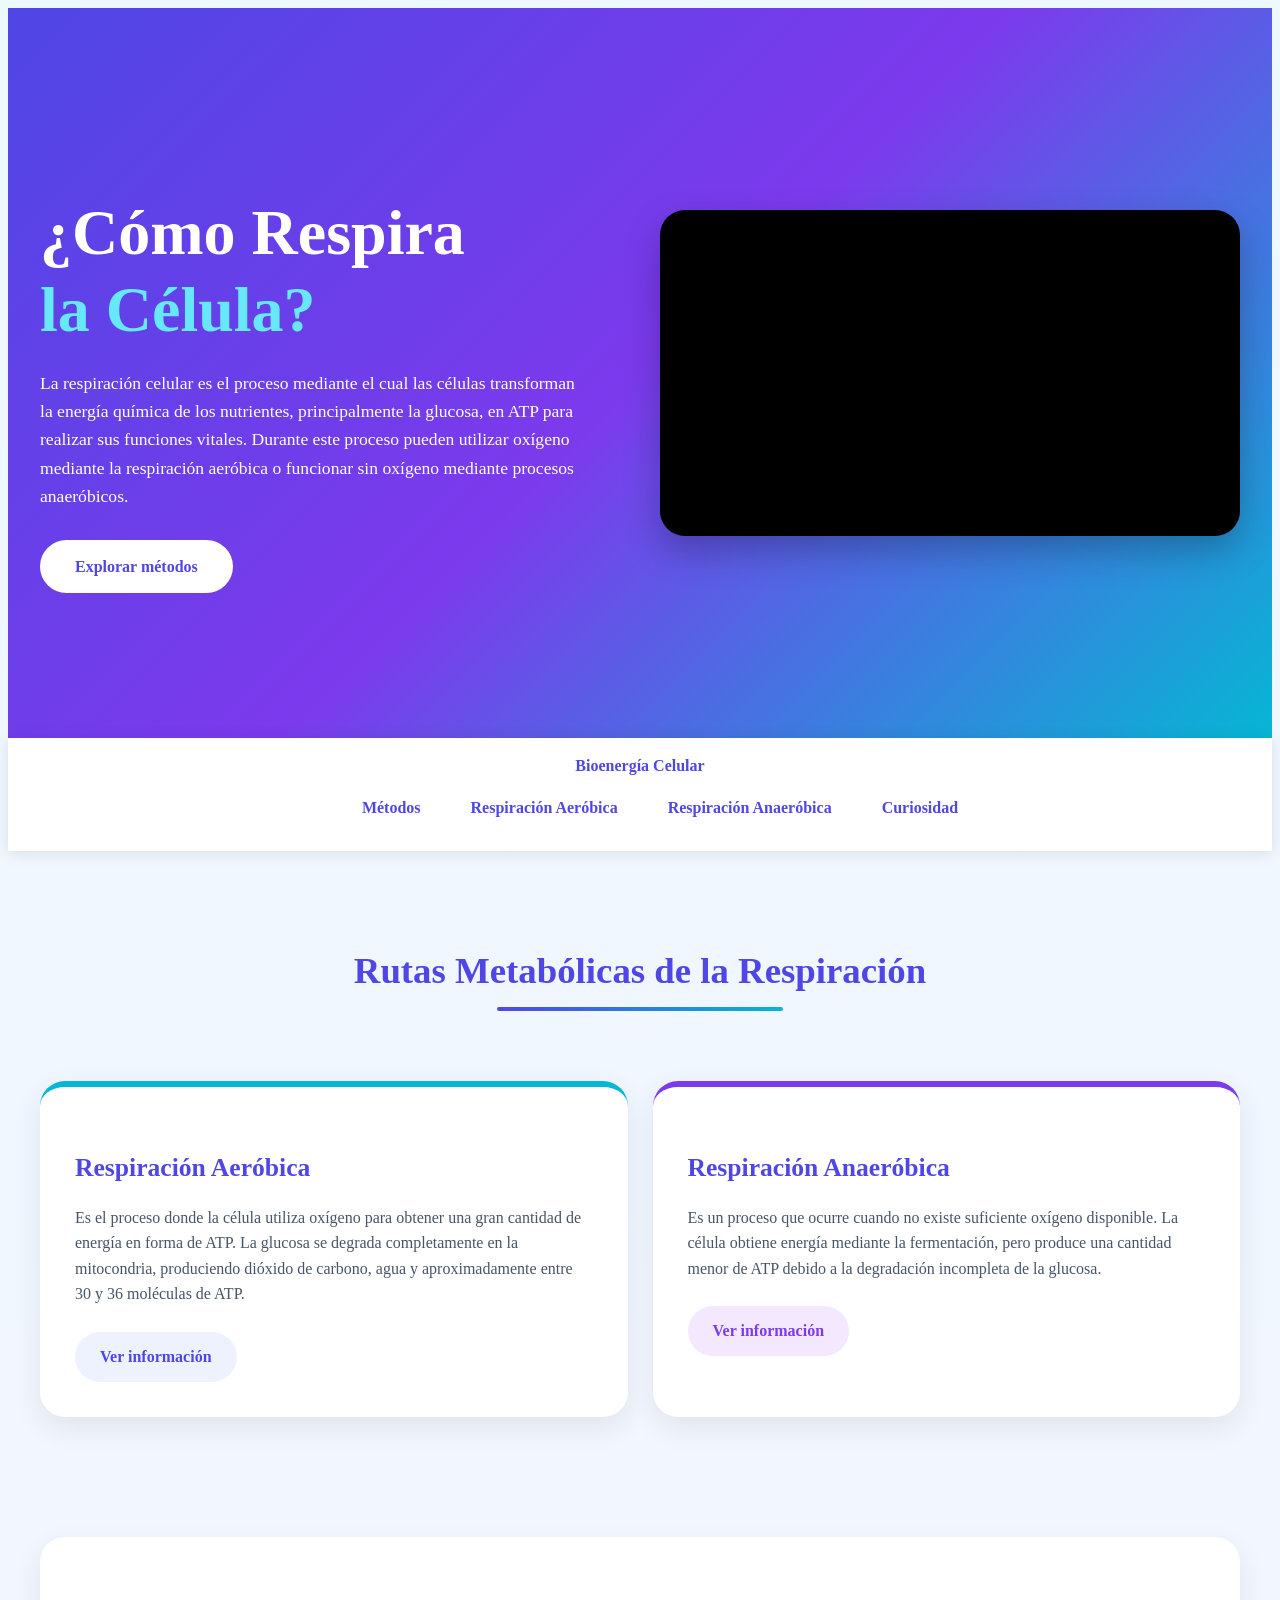
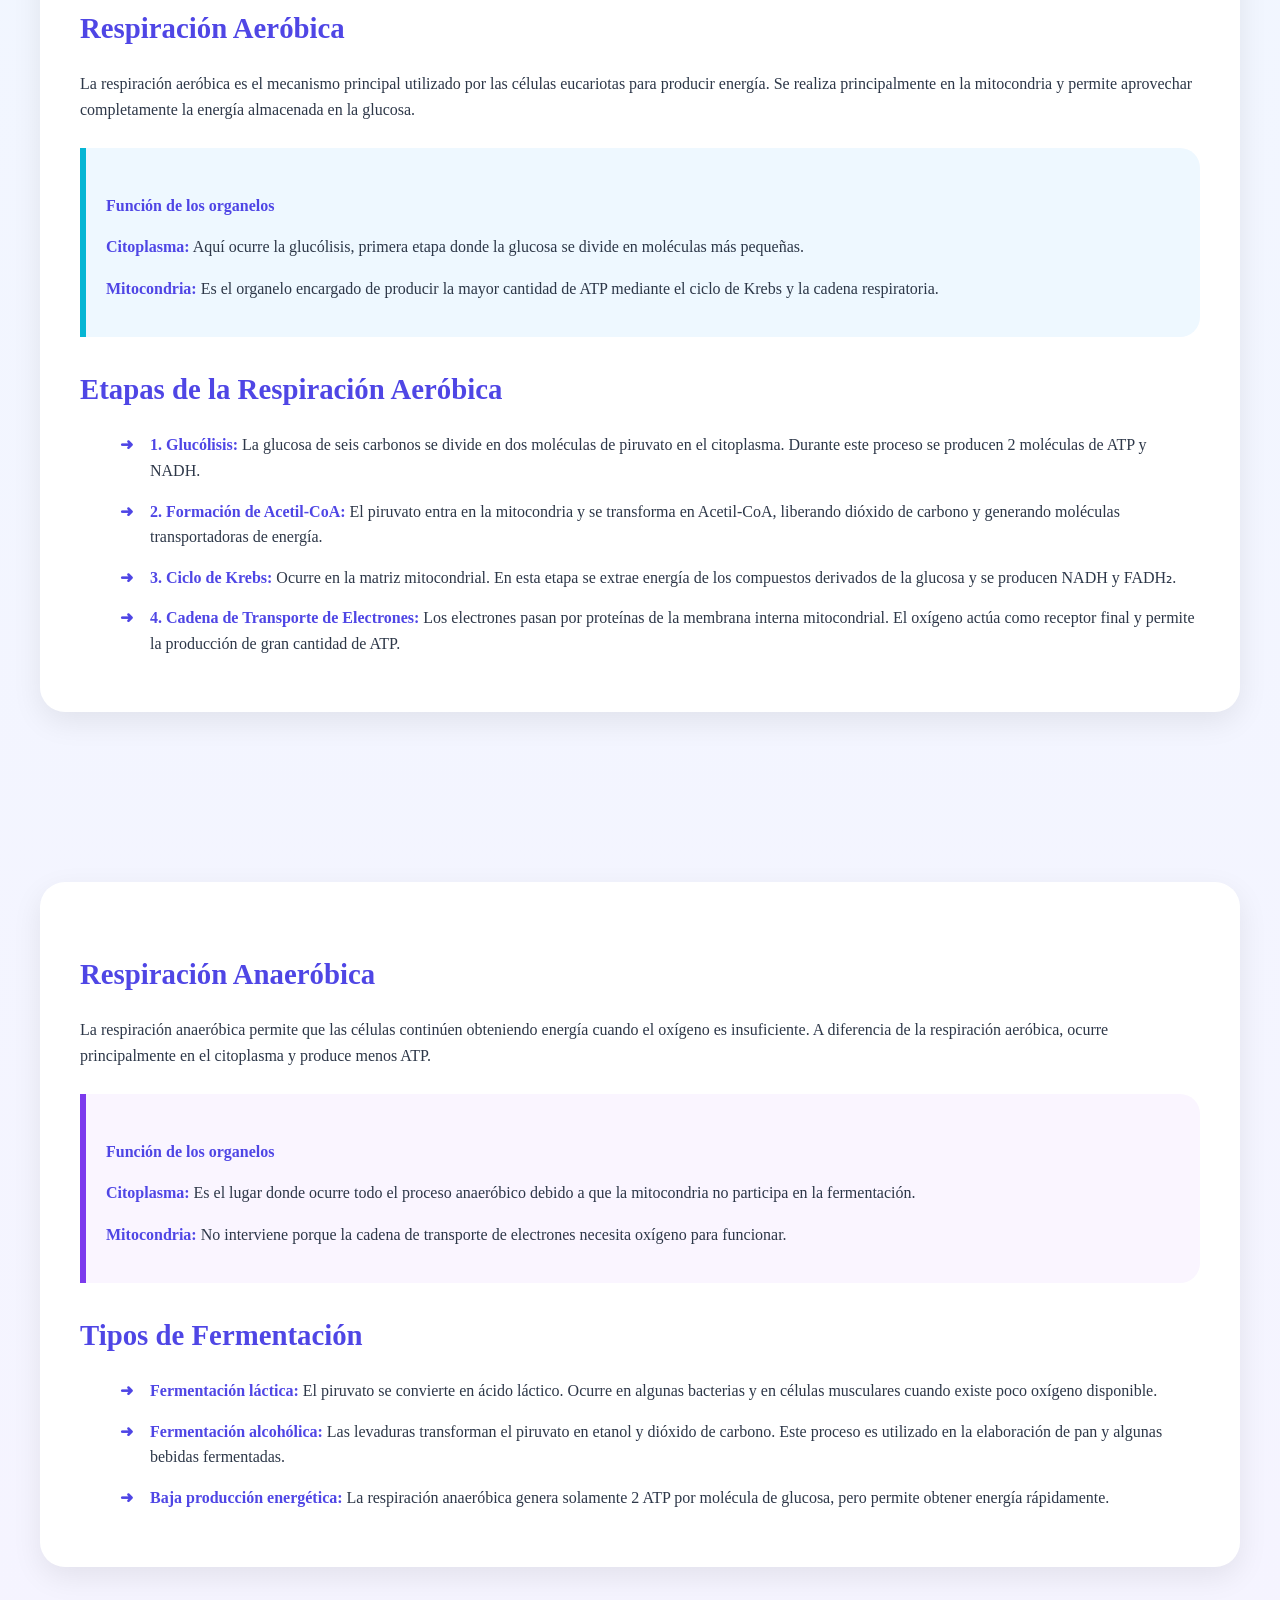
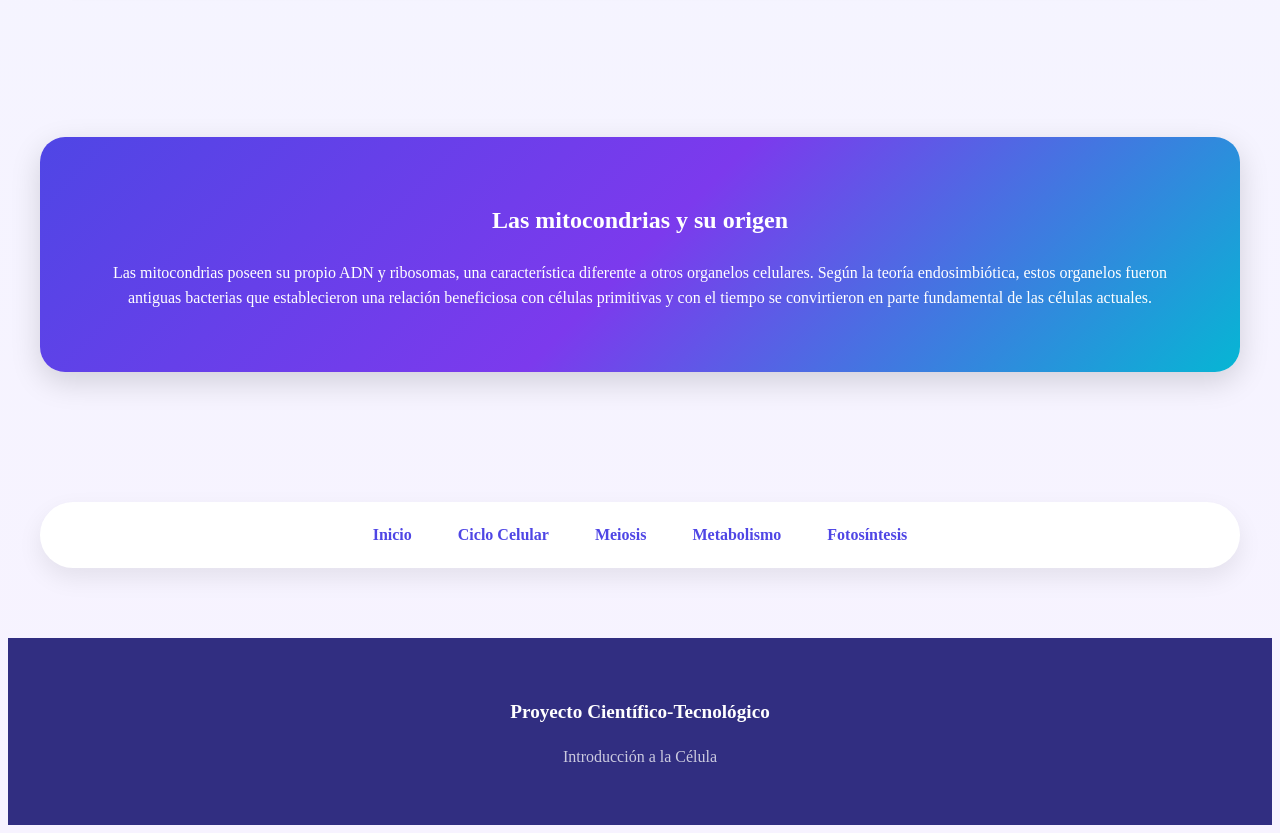
<file: Respiracion.html>
<!DOCTYPE html>
<html lang="es">

<head>

<meta charset="UTF-8">
<meta name="viewport" content="width=device-width, initial-scale=1.0">

<title>Respiración Celular</title>

<link rel="stylesheet" href="css/estilos-respiracion.css">

</head>


<body>


<div class="bubble"></div>
<div class="bubble"></div>
<div class="bubble"></div>


<header>

<div class="hero-container">


<div class="hero-text">

<h1>
¿Cómo Respira
<br>
<span>la Célula?</span>
</h1>


<p>
La respiración celular es el proceso mediante el cual las células transforman la energía química de los nutrientes, principalmente la glucosa, en ATP para realizar sus funciones vitales.
Durante este proceso pueden utilizar oxígeno mediante la respiración aeróbica o funcionar sin oxígeno mediante procesos anaeróbicos.
</p>


<a href="#metodos-principales" class="hero-btn">
Explorar métodos
</a>


</div>



<div class="hero-video-wrapper">

<iframe
src="https://www.youtube.com/embed/CHyVCK5ifq4"
title="Respiración celular"
allowfullscreen>
</iframe>

</div>


</div>

</header>




<nav>


<span class="nav-brand">
Bioenergía Celular
</span>


<ul>

<li>
<a href="#metodos-principales">
Métodos
</a>
</li>


<li>
<a href="#aerobica">
Respiración Aeróbica
</a>
</li>


<li>
<a href="#anaerobica">
Respiración Anaeróbica
</a>
</li>


<li>
<a href="#curiosidad">
Curiosidad
</a>
</li>


</ul>


</nav>




<section id="metodos-principales">


<div class="section-title">

<h2>
Rutas Metabólicas de la Respiración
</h2>

</div>




<div class="metodos-iniciales-grid">



<div class="metodo-inicial-card">


<h3>
Respiración Aeróbica
</h3>


<p>

Es el proceso donde la célula utiliza oxígeno para obtener una gran cantidad de energía en forma de ATP.

La glucosa se degrada completamente en la mitocondria, produciendo dióxido de carbono, agua y aproximadamente entre 30 y 36 moléculas de ATP.

</p>


<a href="#aerobica" class="info-btn">

Ver información

</a>


</div>





<div class="metodo-inicial-card anaerobico">


<h3>
Respiración Anaeróbica
</h3>


<p>

Es un proceso que ocurre cuando no existe suficiente oxígeno disponible.

La célula obtiene energía mediante la fermentación, pero produce una cantidad menor de ATP debido a la degradación incompleta de la glucosa.

</p>


<a href="#anaerobica" class="info-btn">

Ver información

</a>


</div>



</div>


</section>





<section id="aerobica">


<div class="detalle-block">


<h3>
Respiración Aeróbica
</h3>


<p>

La respiración aeróbica es el mecanismo principal utilizado por las células eucariotas para producir energía.

Se realiza principalmente en la mitocondria y permite aprovechar completamente la energía almacenada en la glucosa.

</p>



<div class="organelo-role">


<h4>
Función de los organelos
</h4>


<p>

<strong>Citoplasma:</strong>
Aquí ocurre la glucólisis, primera etapa donde la glucosa se divide en moléculas más pequeñas.

</p>


<p>

<strong>Mitocondria:</strong>
Es el organelo encargado de producir la mayor cantidad de ATP mediante el ciclo de Krebs y la cadena respiratoria.

</p>


</div>


<h3>
Etapas de la Respiración Aeróbica
</h3>


<ul class="pasos-lista">


<li>

<strong>1. Glucólisis:</strong>

La glucosa de seis carbonos se divide en dos moléculas de piruvato en el citoplasma. Durante este proceso se producen 2 moléculas de ATP y NADH.

</li>



<li>

<strong>2. Formación de Acetil-CoA:</strong>

El piruvato entra en la mitocondria y se transforma en Acetil-CoA, liberando dióxido de carbono y generando moléculas transportadoras de energía.

</li>



<li>

<strong>3. Ciclo de Krebs:</strong>

Ocurre en la matriz mitocondrial. En esta etapa se extrae energía de los compuestos derivados de la glucosa y se producen NADH y FADH₂.

</li>



<li>

<strong>4. Cadena de Transporte de Electrones:</strong>

Los electrones pasan por proteínas de la membrana interna mitocondrial. El oxígeno actúa como receptor final y permite la producción de gran cantidad de ATP.

</li>


</ul>


</div>


</section>





<section id="anaerobica">


<div class="detalle-block">


<h3>
Respiración Anaeróbica
</h3>



<p>

La respiración anaeróbica permite que las células continúen obteniendo energía cuando el oxígeno es insuficiente.

A diferencia de la respiración aeróbica, ocurre principalmente en el citoplasma y produce menos ATP.

</p>



<div class="organelo-role purple">


<h4>
Función de los organelos
</h4>


<p>

<strong>Citoplasma:</strong>

Es el lugar donde ocurre todo el proceso anaeróbico debido a que la mitocondria no participa en la fermentación.

</p>


<p>

<strong>Mitocondria:</strong>

No interviene porque la cadena de transporte de electrones necesita oxígeno para funcionar.

</p>


</div>




<h3>
Tipos de Fermentación
</h3>



<ul class="pasos-lista">



<li>

<strong>Fermentación láctica:</strong>

El piruvato se convierte en ácido láctico. Ocurre en algunas bacterias y en células musculares cuando existe poco oxígeno disponible.

</li>



<li>

<strong>Fermentación alcohólica:</strong>

Las levaduras transforman el piruvato en etanol y dióxido de carbono. Este proceso es utilizado en la elaboración de pan y algunas bebidas fermentadas.

</li>



<li>

<strong>Baja producción energética:</strong>

La respiración anaeróbica genera solamente 2 ATP por molécula de glucosa, pero permite obtener energía rápidamente.

</li>


</ul>


</div>


</section>





<section>


<div class="curiosity" id="curiosidad">


<h2>
Las mitocondrias y su origen
</h2>



<p>

Las mitocondrias poseen su propio ADN y ribosomas, una característica diferente a otros organelos celulares.

Según la teoría endosimbiótica, estos organelos fueron antiguas bacterias que establecieron una relación beneficiosa con células primitivas y con el tiempo se convirtieron en parte fundamental de las células actuales.

</p>


</div>


</section>





<div class="paginacion-bar">


<div class="paginacion-container">


<a href="index.html" class="paginacion-item">
Inicio
</a>


<a href="Mitosis.html" class="paginacion-item">
Ciclo Celular
</a>


<a href="Meiosis.html" class="paginacion-item">
Meiosis
</a>



<a href="Metabolismo.html" class="paginacion-item">
Metabolismo
</a>


<a href="Fotosintesis.html" class="paginacion-item">
Fotosíntesis
</a>



</div>


</div>


<footer>


<div>


<h3>
Proyecto Científico-Tecnológico
</h3>


<p>
Introducción a la Célula
</p>


</div>


</footer>



</body>


</html>
</file>
<file: css/estilos-fotosintesis.css>
<style>


*{
    margin:0;
    padding:0;
    box-sizing:border-box;
    font-family:'Poppins',sans-serif;
}


html{
    scroll-behavior:smooth;
}


body{

    background:linear-gradient(180deg,#eef8ff,#f7f3ff);

    color:#2d3748;

    overflow-x:hidden;

}



/* FONDOS ANIMADOS */

.circulo1,
.circulo2{

    position:fixed;

    border-radius:50%;

    z-index:-1;

    opacity:.15;

}


.circulo1{

    width:250px;

    height:250px;

    background:#4f46e5;

    left:5%;

    animation:flotar 18s linear infinite;

}



.circulo2{

    width:180px;

    height:180px;

    background:#06b6d4;

    right:5%;

    animation:flotar 14s linear infinite;

}



@keyframes flotar{

    from{

        transform:translateY(100vh);

    }


    to{

        transform:translateY(-120vh);

    }

}




/* HEADER */


header{

    min-height:65vh;

    display:flex;

    flex-direction:column;

    justify-content:center;

    align-items:center;

    text-align:center;

    color:white;

    background:

    linear-gradient(

        135deg,

        #4f46e5,

        #7c3aed,

        #06b6d4

    );

    padding:40px;

}



header h1{

    font-size:4rem;

}



header p{

    max-width:850px;

    margin-top:20px;

    font-size:1.1rem;

}



.main-image{

    width:100%;

    max-width:850px;

    margin-top:30px;

    border-radius:25px;

    box-shadow:

    0 10px 30px rgba(0,0,0,.2);

}





/* NAVEGACIÓN */


nav{

    position:sticky;

    top:0;

    background:white;

    padding:15px;

    box-shadow:

    0 2px 15px rgba(0,0,0,.1);

    z-index:100;

}



nav ul{

    display:flex;

    justify-content:center;

    gap:20px;

    list-style:none;

    flex-wrap:wrap;

}



nav a{

    text-decoration:none;

    color:#4f46e5;

    font-weight:600;

    transition:.3s;

}



nav a:hover{

    color:#06b6d4;

}





/* SECCIONES */


section{

    max-width:1200px;

    margin:auto;

    padding:60px 20px;

}



h2{

    text-align:center;

    color:#4f46e5;

    font-size:2.3rem;

    margin-bottom:30px;

}





/* TARJETAS */


.card{

    background:white;

    border-radius:25px;

    padding:35px;

    box-shadow:

    0 10px 30px rgba(0,0,0,.08);

    transition:.4s;

}



.card:hover{

    transform:translateY(-8px);

    box-shadow:

    0 15px 35px rgba(0,0,0,.15);

}



.card p{

    line-height:1.8;

}





/* IMAGENES INTERNAS */


.section-image{

    width:100%;

    max-width:850px;

    display:block;

    margin:30px auto;

    border-radius:25px;

    box-shadow:

    0 10px 25px rgba(0,0,0,.15);

    transition:.3s;

}



.section-image:hover{

    transform:scale(1.02);

}




/* FORMULA */


.formula{

    background:#eef2ff;

    color:#312e81;

    padding:20px;

    border-radius:15px;

    text-align:center;

    font-size:1.4rem;

    font-weight:700;

    margin:25px 0;

}





/* GRID */


.grid{

    display:grid;

    grid-template-columns:

    repeat(auto-fit,minmax(250px,1fr));

    gap:25px;

    margin-top:30px;

}





/* TARJETAS DE ELEMENTOS */


.phase{

    padding:25px;

    border-radius:20px;

    color:white;

    transition:.3s;

}



.phase:hover{

    transform:translateY(-8px);

}




.g1{

    background:#facc15;

    color:#222;

}


.s{

    background:#3b82f6;

}


.g2{

    background:#ef4444;

}


.g0{

    background:#4f46e5;

}



.p1{

    background:#84cc16;

}


.p2{

    background:#22c55e;

}


.p3{

    background:#06b6d4;

}


.p4{

    background:#2563eb;

}


.p5{

    background:#8b5cf6;

}


.p6{

    background:#ec4899;

}





/* TIMELINE */


.timeline{

    display:flex;

    justify-content:center;

    gap:15px;

    flex-wrap:wrap;

    margin-top:30px;

}



.timeline a{

    background:#4f46e5;

    color:white;

    padding:10px 18px;

    border-radius:30px;

    text-decoration:none;

    transition:.3s;

}



.timeline a:hover{

    background:#312e81;

}





/* BOTONES QUIZ */


button{

    padding:12px 18px;

    margin:8px;

    border:none;

    border-radius:12px;

    cursor:pointer;

    background:#4f46e5;

    color:white;

    font-weight:600;

    transition:.3s;

}



button:hover{

    background:#312e81;

}





/* RESULTADOS */


#resultado1,
#resultado2,
#resultado3{

    margin:10px 0 20px;

    font-weight:700;

    color:#4f46e5;

}





/* FOOTER */


footer{

    background:#312e81;

    color:white;

    text-align:center;

    padding:35px;

    margin-top:50px;

}





/* RESPONSIVE */


@media(max-width:768px){


header h1{

    font-size:2.5rem;

}


h2{

    font-size:1.8rem;

}


.card{

    padding:20px;

}


}

<style>
</file>
<file: css/estilos-meiosis.css>
<style>

*{
    margin:0;
    padding:0;
    box-sizing:border-box;
    font-family:'Poppins',sans-serif;
}

html{
    scroll-behavior:smooth;
}

body{
    background:linear-gradient(180deg,#eef8ff,#f7f3ff);
    color:#2d3748;
    overflow-x:hidden;
}

/* Fondo animado */

.circulo1,
.circulo2{
    position:fixed;
    border-radius:50%;
    z-index:-1;
    opacity:.15;
}

.circulo1{
    width:250px;
    height:250px;
    background:#4f46e5;
    left:5%;
    animation:flotar 18s linear infinite;
}

.circulo2{
    width:180px;
    height:180px;
    background:#06b6d4;
    right:5%;
    animation:flotar 14s linear infinite;
}

@keyframes flotar{
    from{
        transform:translateY(100vh);
    }
    to{
        transform:translateY(-120vh);
    }
}

/* HEADER */

header{
    min-height:60vh;
    display:flex;
    flex-direction:column;
    justify-content:center;
    align-items:center;
    text-align:center;
    color:white;
    background:linear-gradient(135deg,#4f46e5,#7c3aed,#06b6d4);
    padding:40px;
}

header h1{
    font-size:4rem;
}

header p{
    max-width:800px;
    margin-top:20px;
    font-size:1.1rem;
}

.linea{
    width:120px;
    height:5px;
    background:white;
    border-radius:20px;
    margin:20px 0;
}

/* CONTENEDOR */

.container{
    max-width:1300px;
    margin:auto;
    padding:60px 20px;
}

/* SECCIONES */

.seccion{
    margin-bottom:90px;
}

.seccion h2{
    text-align:center;
    color:#4f46e5;
    font-size:2.3rem;
    margin-bottom:40px;
}

/* GRID */

.grid{
    display:grid;
    grid-template-columns:repeat(auto-fit,minmax(280px,1fr));
    gap:25px;
}

/* TARJETAS */

.card{
    background:white;
    border-radius:25px;
    overflow:hidden;
    box-shadow:0 10px 30px rgba(0,0,0,.08);
    transition:.4s;
}

.card:hover{
    transform:translateY(-10px);
    box-shadow:0 15px 35px rgba(0,0,0,.15);
}

.card img{
    width:100%;
    height:220px;
    object-fit:cover;
}

.card h3{
    color:#4f46e5;
    padding:20px 20px 10px;
}

.card p{
    padding:0 20px 25px;
    line-height:1.7;
}

/* IMPORTANCIA */

.importancia-box{
    background:white;
    border-radius:25px;
    overflow:hidden;
    box-shadow:0 10px 30px rgba(0,0,0,.08);

    display:grid;
    grid-template-columns:1.4fr 1fr;
}

.importancia-video{
    background:#000;
}

.importancia-video iframe{
    width:100%;
    height:100%;
    min-height:450px;
    border:0;
    display:block;
}

.importancia-texto{
    padding:40px;
    display:flex;
    flex-direction:column;
    justify-content:center;
}

.importancia-texto h3{
    color:#4f46e5;
    font-size:2rem;
    margin-bottom:20px;
}

.importancia-texto p{
    line-height:1.8;
    margin-bottom:15px;
    color:#555;
}

/* FOOTER */

footer{
    background:#312e81;
    color:white;
    text-align:center;
    padding:30px;
    margin-top:50px;
}

/* RESPONSIVE */

@media(max-width:900px){

    .importancia-box{
        grid-template-columns:1fr;
    }

    .importancia-video video{
        min-height:250px;
    }

    .importancia-texto{
        padding:25px;
    }

}

@media(max-width:768px){

    header h1{
        font-size:2.5rem;
    }

    .seccion h2{
        font-size:1.8rem;
    }

    .card img{
        height:180px;
    }

}

</style>
</file>
<file: css/estilos-metabolismo.css>
<style>

*{
    margin:0;
    padding:0;
    box-sizing:border-box;
    font-family:'Poppins',sans-serif;
}


html{
    scroll-behavior:smooth;
}


body{
    background:linear-gradient(180deg,#eef8ff,#f7f3ff);
    color:#2d3748;
    overflow-x:hidden;
}


/* FONDOS ANIMADOS */

.circulo1,
.circulo2{

    position:fixed;
    border-radius:50%;
    z-index:-1;
    opacity:.15;

}


.circulo1{

    width:250px;
    height:250px;
    background:#4f46e5;
    left:5%;
    animation:flotar 18s linear infinite;

}


.circulo2{

    width:180px;
    height:180px;
    background:#06b6d4;
    right:5%;
    animation:flotar 14s linear infinite;

}



@keyframes flotar{

    from{
        transform:translateY(100vh);
    }

    to{
        transform:translateY(-120vh);
    }

}



/* HEADER */


header{

    min-height:60vh;
    display:flex;
    flex-direction:column;
    justify-content:center;
    align-items:center;
    text-align:center;
    color:white;
    background:linear-gradient(135deg,#4f46e5,#7c3aed,#06b6d4);
    padding:40px;

}


header h1{

    font-size:4rem;

}


header p{

    max-width:800px;
    margin-top:20px;
    font-size:1.1rem;

}



/* IMAGENES */


.main-image,
.section-image{

    width:100%;
    max-width:850px;
    display:block;
    margin:25px auto;
    border-radius:25px;
    box-shadow:0 10px 30px rgba(0,0,0,.15);
    transition:.4s;

}


.section-image:hover{

    transform:scale(1.02);

}



/* NAV */


nav{

    position:sticky;
    top:0;
    background:white;
    padding:15px;
    box-shadow:0 2px 15px rgba(0,0,0,.1);
    z-index:100;

}


nav ul{

    display:flex;
    justify-content:center;
    gap:20px;
    list-style:none;
    flex-wrap:wrap;

}


nav a{

    text-decoration:none;
    color:#4f46e5;
    font-weight:600;
    padding:6px 14px;
    border-radius:20px;
    transition:.3s;

}


nav a:hover{

    background:#eef2ff;

}



/* SECCIONES */


section{

    max-width:1200px;
    margin:auto;
    padding:60px 20px;

}


h2{

    text-align:center;
    color:#4f46e5;
    font-size:2.3rem;
    margin-bottom:30px;

}


h3{

    margin-bottom:10px;

}



/* CARDS */


.card,
.card-ana,
.card-cat{

    background:white;
    border-radius:25px;
    padding:30px;
    box-shadow:0 10px 30px rgba(0,0,0,.08);
    margin-bottom:25px;
    transition:.4s;

}


.card:hover,
.card-ana:hover,
.card-cat:hover{

    transform:translateY(-6px);
    box-shadow:0 15px 35px rgba(0,0,0,.15);

}



/* DIFERENCIAS */


.card-ana{

    border-top:6px solid #4f46e5;

}


.card-cat{

    border-top:6px solid #06b6d4;

}


.card-ana h3{

    color:#4f46e5;

}


.card-cat h3{

    color:#0891b2;

}



/* COLUMNAS */


.two-col{

    display:grid;
    grid-template-columns:1fr 1fr;
    gap:25px;

}



/* GRID */


.grid{

    display:grid;
    grid-template-columns:repeat(auto-fit,minmax(220px,1fr));
    gap:20px;
    margin-top:20px;

}



/* TARJETAS DE COLORES */


.phase{

    padding:20px;
    border-radius:18px;
    color:white;
    transition:.3s;

}


.phase:hover{

    transform:translateY(-7px);

}



/* ANABOLISMO */


.a1{
    background:#6366f1;
}


.a2{
    background:#8b5cf6;
}


.a3{
    background:#a855f7;
}


.a4{
    background:#06b6d4;
}


.a5{
    background:#0891b2;
}


.a6{
    background:#2563eb;
}



/* CATABOLISMO */


.c1{
    background:#f59e0b;
}


.c2{
    background:#f97316;
}


.c3{
    background:#ef4444;
}


.c4{
    background:#dc2626;
}


.c5{
    background:#be123c;
}


.c6{
    background:#7c3aed;
}



/* METABOLISMO */


.anabolismo{

    background:#8b5cf6;

}


.catabolismo{

    background:#ef4444;

}


.atp{

    background:#facc15;
    color:#333;

}


.enzimas{

    background:#22c55e;

}




/* PASOS */


.paso{

    display:flex;
    gap:20px;
    align-items:flex-start;
    background:white;
    border-radius:18px;
    padding:22px;
    box-shadow:0 6px 20px rgba(0,0,0,.06);
    margin-bottom:15px;

}



.paso-num-ana,
.paso-num-cat{

    width:38px;
    height:38px;
    border-radius:50%;
    color:white;
    display:flex;
    align-items:center;
    justify-content:center;
    font-weight:700;
    flex-shrink:0;

}


.paso-num-ana{

    background:#4f46e5;

}


.paso-num-cat{

    background:#dc2626;

}



/* BOTONES */


button{

    padding:10px 15px;
    margin:5px;
    border:none;
    border-radius:10px;
    cursor:pointer;
    color:white;
    font-weight:600;
    transition:.3s;

}


.btn-ana{

    background:#4f46e5;

}


.btn-ana:hover{

    background:#312e81;

}


.btn-cat{

    background:#06b6d4;

}


.btn-cat:hover{

    background:#0e7490;

}



/* TIMELINE */


.timeline{

    display:flex;
    justify-content:center;
    gap:10px;
    flex-wrap:wrap;
    margin-top:20px;

}


.timeline a{

    background:#4f46e5;
    color:white;
    padding:10px 16px;
    border-radius:30px;
    text-decoration:none;
    transition:.3s;

}


.timeline a:hover{

    background:#312e81;

}



/* FOOTER */


footer{

    background:#1e1b4b;
    color:white;
    text-align:center;
    padding:30px;
    margin-top:50px;

}



/* RESPONSIVE */


@media(max-width:768px){


header h1{

    font-size:2.5rem;

}


h2{

    font-size:1.8rem;

}


.two-col{

    grid-template-columns:1fr;

}


}

<style>
</file>
<file: css/estilos-respiracion.css>
<style>
*{
    margin:0;
    padding:0;
    box-sizing:border-box;
    font-family:'Poppins',sans-serif;
}

html{
    scroll-behavior:smooth;
}

body{
    background:linear-gradient(180deg,#eef8ff,#f7f3ff);
    color:#2d3748;
    overflow-x:hidden;
    line-height:1.6;
}


/* FONDOS ANIMADOS */

.bubble{
    position:fixed;
    border-radius:50%;
    z-index:-1;
    opacity:.15;
    background:#06b6d4;
    animation:flotar 18s linear infinite;
}

.bubble:nth-child(1){
    width:250px;
    height:250px;
    left:5%;
}

.bubble:nth-child(2){
    width:180px;
    height:180px;
    right:8%;
    background:#7c3aed;
    animation-duration:14s;
}

.bubble:nth-child(3){
    width:120px;
    height:120px;
    left:50%;
    background:#4f46e5;
    animation-duration:20s;
}


@keyframes flotar{

    from{
        transform:translateY(100vh);
    }

    to{
        transform:translateY(-120vh);
    }

}



/* HEADER */

header{

    min-height:70vh;
    display:flex;
    align-items:center;
    justify-content:center;
    background:linear-gradient(135deg,#4f46e5,#7c3aed,#06b6d4);
    color:white;
    padding:50px 20px;

}


.hero-container{

    max-width:1200px;
    width:100%;
    display:grid;
    grid-template-columns:1fr 1fr;
    gap:40px;
    align-items:center;

}



.hero-text h1{

    font-size:4rem;
    line-height:1.2;
    margin-bottom:20px;

}



.hero-text h1 span{

    color:#67e8f9;

}



.hero-text p{

    max-width:550px;
    font-size:1.1rem;
    margin-bottom:30px;

}



.hero-btn{

    display:inline-block;
    padding:14px 35px;
    background:white;
    color:#4f46e5;
    text-decoration:none;
    border-radius:30px;
    font-weight:700;
    transition:.3s;

}


.hero-btn:hover{

    transform:translateY(-5px);

}



.hero-video-wrapper{

    background:#000;
    border-radius:25px;
    overflow:hidden;
    aspect-ratio:16/9;
    box-shadow:0 15px 35px rgba(0,0,0,.25);

}


.hero-video-wrapper iframe{

    width:100%;
    height:100%;
    border:0;

}



/* NAV */

nav{

    position:sticky;
    top:0;
    background:white;
    padding:15px;
    box-shadow:0 2px 15px rgba(0,0,0,.1);
    z-index:100;

}



nav ul{

    display:flex;
    justify-content:center;
    gap:20px;
    list-style:none;
    flex-wrap:wrap;

}



.nav-brand{

    display:block;
    text-align:center;
    color:#4f46e5;
    font-weight:700;
    margin-bottom:10px;

}



nav a{

    text-decoration:none;
    color:#4f46e5;
    font-weight:600;
    padding:8px 15px;
    border-radius:20px;
    transition:.3s;

}



nav a:hover{

    background:#eef2ff;

}

/* SECCIONES */

section{

    max-width:1200px;
    margin:auto;
    padding:60px 20px;

}



.section-title{

    text-align:center;
    margin-bottom:40px;

}



.section-title h2{

    color:#4f46e5;
    font-size:2.3rem;
    position:relative;
    display:inline-block;
    padding-bottom:10px;

}



.section-title h2::after{

    content:"";
    position:absolute;
    bottom:0;
    left:25%;
    width:50%;
    height:4px;
    border-radius:20px;
    background:linear-gradient(to right,#4f46e5,#06b6d4);

}



/* TARJETAS PRINCIPALES */

.metodos-iniciales-grid{

    display:grid;
    grid-template-columns:repeat(auto-fit,minmax(300px,1fr));
    gap:25px;

}



.metodo-inicial-card{

    background:white;
    padding:35px;
    border-radius:25px;
    box-shadow:0 10px 30px rgba(0,0,0,.08);
    border-top:6px solid #06b6d4;
    transition:.4s;

}



.metodo-inicial-card.anaerobico{

    border-top-color:#7c3aed;

}



.metodo-inicial-card:hover{

    transform:translateY(-8px);
    box-shadow:0 15px 35px rgba(0,0,0,.15);

}



.metodo-inicial-card h3{

    color:#4f46e5;
    font-size:1.6rem;
    margin-bottom:15px;

}



.metodo-inicial-card p{

    color:#475569;
    margin-bottom:25px;

}



/* BOTONES */

.info-btn{

    display:inline-block;
    padding:12px 25px;
    border-radius:30px;
    text-decoration:none;
    font-weight:600;
    background:#eef2ff;
    color:#4f46e5;
    transition:.3s;

}



.info-btn:hover{

    transform:scale(1.05);
    background:#e0e7ff;

}



.metodo-inicial-card.anaerobico .info-btn{

    background:#f3e8ff;
    color:#7c3aed;

}



/* BLOQUES DE INFORMACIÓN */

.detalle-block{

    background:white;
    padding:40px;
    border-radius:25px;
    box-shadow:0 10px 30px rgba(0,0,0,.08);
    margin-bottom:50px;

}



.detalle-block h3{

    color:#4f46e5;
    font-size:1.8rem;
    margin-bottom:20px;

}



.detalle-block h4{

    margin-top:25px;
    margin-bottom:15px;
    color:#334155;

}



/* CAJAS DE ORGANELOS */

.organelo-role{

    background:#eef8ff;
    border-left:6px solid #06b6d4;
    padding:20px;
    margin:25px 0;
    border-radius:0 20px 20px 0;

}



.organelo-role.purple{

    background:#faf5ff;
    border-left-color:#7c3aed;

}



.organelo-role h4{

    color:#4f46e5;

}



/* LISTAS */

.pasos-lista{

    list-style:none;
    margin-top:20px;

}



.pasos-lista li{

    padding-left:30px;
    margin-bottom:15px;
    position:relative;

}



.pasos-lista li::before{

    content:"➜";
    position:absolute;
    left:0;
    color:#4f46e5;
    font-weight:bold;

}



.purple-variant .pasos-lista li::before{

    color:#7c3aed;

}



/* CURIOSIDAD */

.curiosity{

    background:linear-gradient(135deg,#4f46e5,#7c3aed,#06b6d4);
    color:white;
    padding:45px;
    border-radius:25px;
    text-align:center;
    box-shadow:0 10px 30px rgba(0,0,0,.15);
    margin-bottom:50px;

}



.curiosity h2{

    margin-bottom:20px;

}



/* PAGINACIÓN */

.paginacion-bar{

    max-width:1200px;
    margin:auto;
    padding:20px;

}



.paginacion-container{

    background:white;
    border-radius:50px;
    padding:12px 25px;
    box-shadow:0 10px 25px rgba(0,0,0,.08);
    display:flex;
    justify-content:center;
    gap:10px;
    flex-wrap:wrap;

}



.paginacion-item{

    text-decoration:none;
    color:#4f46e5;
    font-weight:600;
    padding:8px 18px;
    border-radius:30px;
    transition:.3s;

}



.paginacion-item:hover{

    background:#eef2ff;

}



.paginacion-item.active{

    background:linear-gradient(135deg,#4f46e5,#06b6d4);
    color:white;

}

 
/* FOOTER */

footer{

    background:#312e81;
    color:white;
    padding:40px 20px;
    margin-top:50px;
    text-align:center;

}


footer h3{

    font-size:1.2rem;
    margin-bottom:10px;

}


footer p{

    color:rgba(255,255,255,.75);

}



/* AJUSTES GENERALES */

strong{

    color:#4f46e5;

}



/* RESPONSIVE TABLET */

@media(max-width:992px){

    .hero-container{

        grid-template-columns:1fr;
        text-align:center;

    }


    .hero-text p{

        margin:auto;
        margin-bottom:30px;

    }


    .hero-video-wrapper{

        max-width:700px;
        margin:auto;

    }


    nav{

        justify-content:center;

    }

}



/* RESPONSIVE CELULAR */

@media(max-width:768px){


    header{

        min-height:80vh;
        padding:30px 20px;

    }


    .hero-text h1{

        font-size:2.5rem;

    }


    .hero-text p{

        font-size:1rem;

    }


    section{

        padding:40px 15px;

    }


    .section-title h2{

        font-size:1.8rem;

    }


    .detalle-block{

        padding:25px;

    }


    .metodo-inicial-card{

        padding:25px;

    }


    .paginacion-container{

        border-radius:25px;

    }


    .paginacion-item{

        font-size:.85rem;
        padding:7px 12px;

    }


}



/* ANIMACIONES SUAVES */

.card,
.detalle-block,
.metodo-inicial-card{

    animation:aparecer .7s ease;

}



@keyframes aparecer{

    from{

        opacity:0;
        transform:translateY(20px);

    }

    to{

        opacity:1;
        transform:translateY(0);

    }

}


/* SCROLL */

::-webkit-scrollbar{

    width:10px;

}


::-webkit-scrollbar-track{

    background:#eef2ff;

}


::-webkit-scrollbar-thumb{

    background:#4f46e5;
    border-radius:20px;

}


::-webkit-scrollbar-thumb:hover{

    background:#312e81;

}

<style>
</file>
